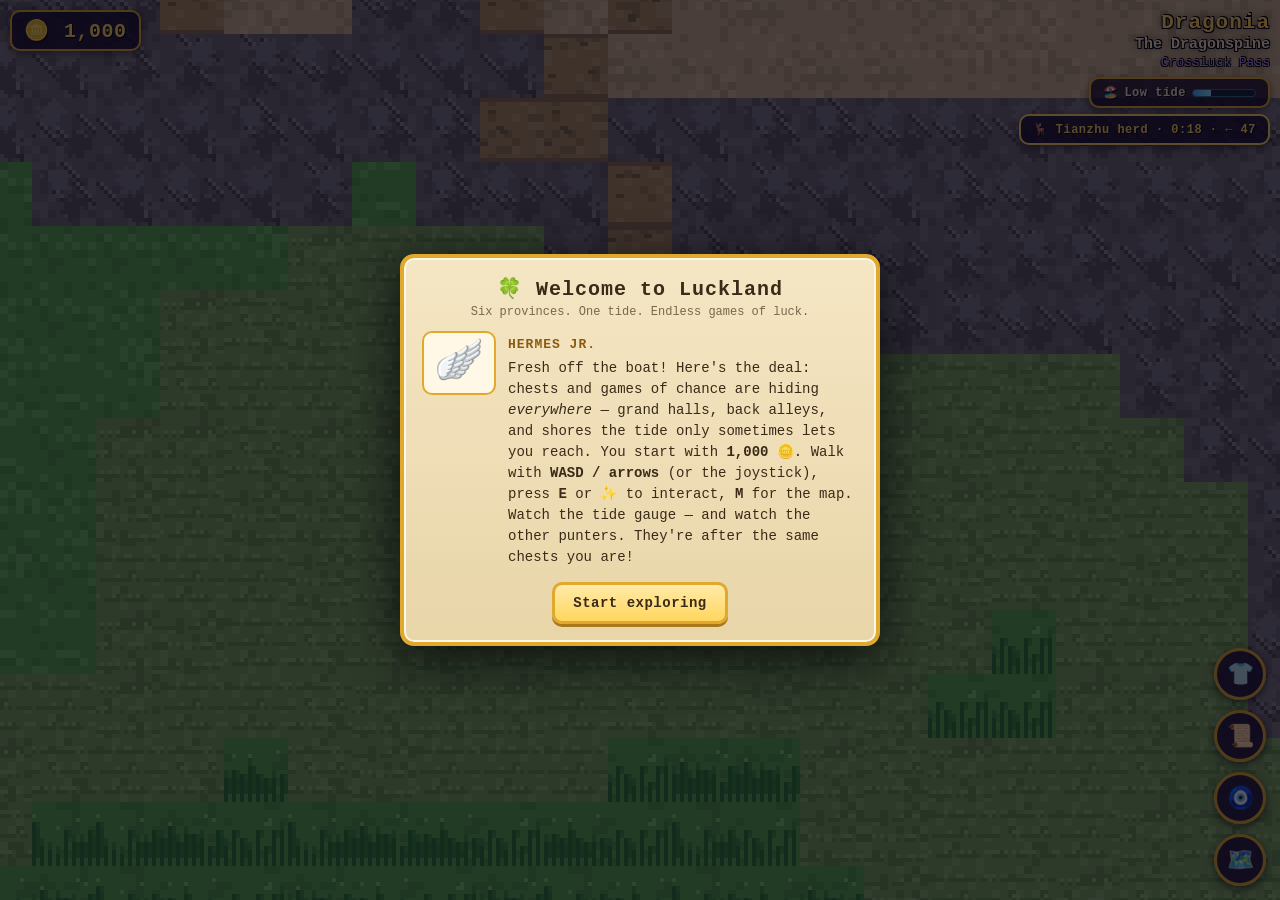
<file: index.html>
<!DOCTYPE html>
<html lang="en">
<head>
  <meta charset="UTF-8" />
  <meta name="viewport" content="width=device-width, initial-scale=1.0, maximum-scale=1.0, user-scalable=no, viewport-fit=cover" />
  <meta name="theme-color" content="#1a1030" />
  <meta name="description" content="Luckland — a whimsical open-world game of luck. Explore six provinces, find hidden treasures, and play games of chance." />
  <meta name="apple-mobile-web-app-capable" content="yes" />
  <meta name="apple-mobile-web-app-status-bar-style" content="black-translucent" />
  <meta name="apple-mobile-web-app-title" content="Luckland" />
  <link rel="manifest" href="manifest.json" />
  <link rel="icon" href="icons/icon.svg" type="image/svg+xml" />
  <link rel="apple-touch-icon" href="icons/icon-192.png" />
  <title>Luckland</title>
  <link rel="stylesheet" href="styles.css" />
</head>
<body>
  <div id="app">
    <canvas id="game"></canvas>
    <div id="fade"></div>

    <!-- HUD overlay -->
    <div id="hud">
      <div id="hud-top-left">
        <div id="balance-chip" class="chip">
          <span class="coin-ico">🪙</span>
          <span id="balance">0</span>
        </div>
        <div id="luck-chip" class="chip hidden">🍀 <span id="luck-label"></span></div>
      </div>
      <div id="hud-top-right">
        <div id="loc-stack">
          <div id="loc-province">Luckland</div>
          <div id="loc-area"></div>
          <div id="loc-spot"></div>
        </div>
        <div id="tide-chip" class="chip"><span id="tide-ico">🌊</span> <span id="tide-label">Tide</span>
          <div id="tide-bar"><div id="tide-fill"></div></div>
        </div>
        <div id="mig-chip" class="chip hidden" title="The Great Migration — tap for the map">🦌 <span id="mig-label"></span></div>
      </div>
      <div id="hud-bottom-right">
        <button id="btn-fit" class="round-btn" title="Wardrobe">👕</button>
        <button id="btn-stats" class="round-btn" title="Stats &amp; Collection">📜</button>
        <button id="btn-dex" class="round-btn" title="Lucklipedia">🧿</button>
        <button id="btn-map" class="round-btn" title="Map">🗺️</button>
        <button id="btn-act" class="round-btn big hidden" title="Interact">✨</button>
      </div>
      <div id="joystick" class="hidden">
        <div id="joystick-base"><div id="joystick-knob"></div></div>
      </div>
      <div id="toasts"></div>
      <div id="hint" class="hidden"></div>
      <div id="area-splash" class="hidden"></div>
    </div>

    <!-- Modal layer (dialogue, games, chests, stats, map) -->
    <div id="modal-layer" class="hidden">
      <div id="modal"></div>
    </div>
  </div>

  <script type="module" src="src/main.js"></script>
</body>
</html>
</file>
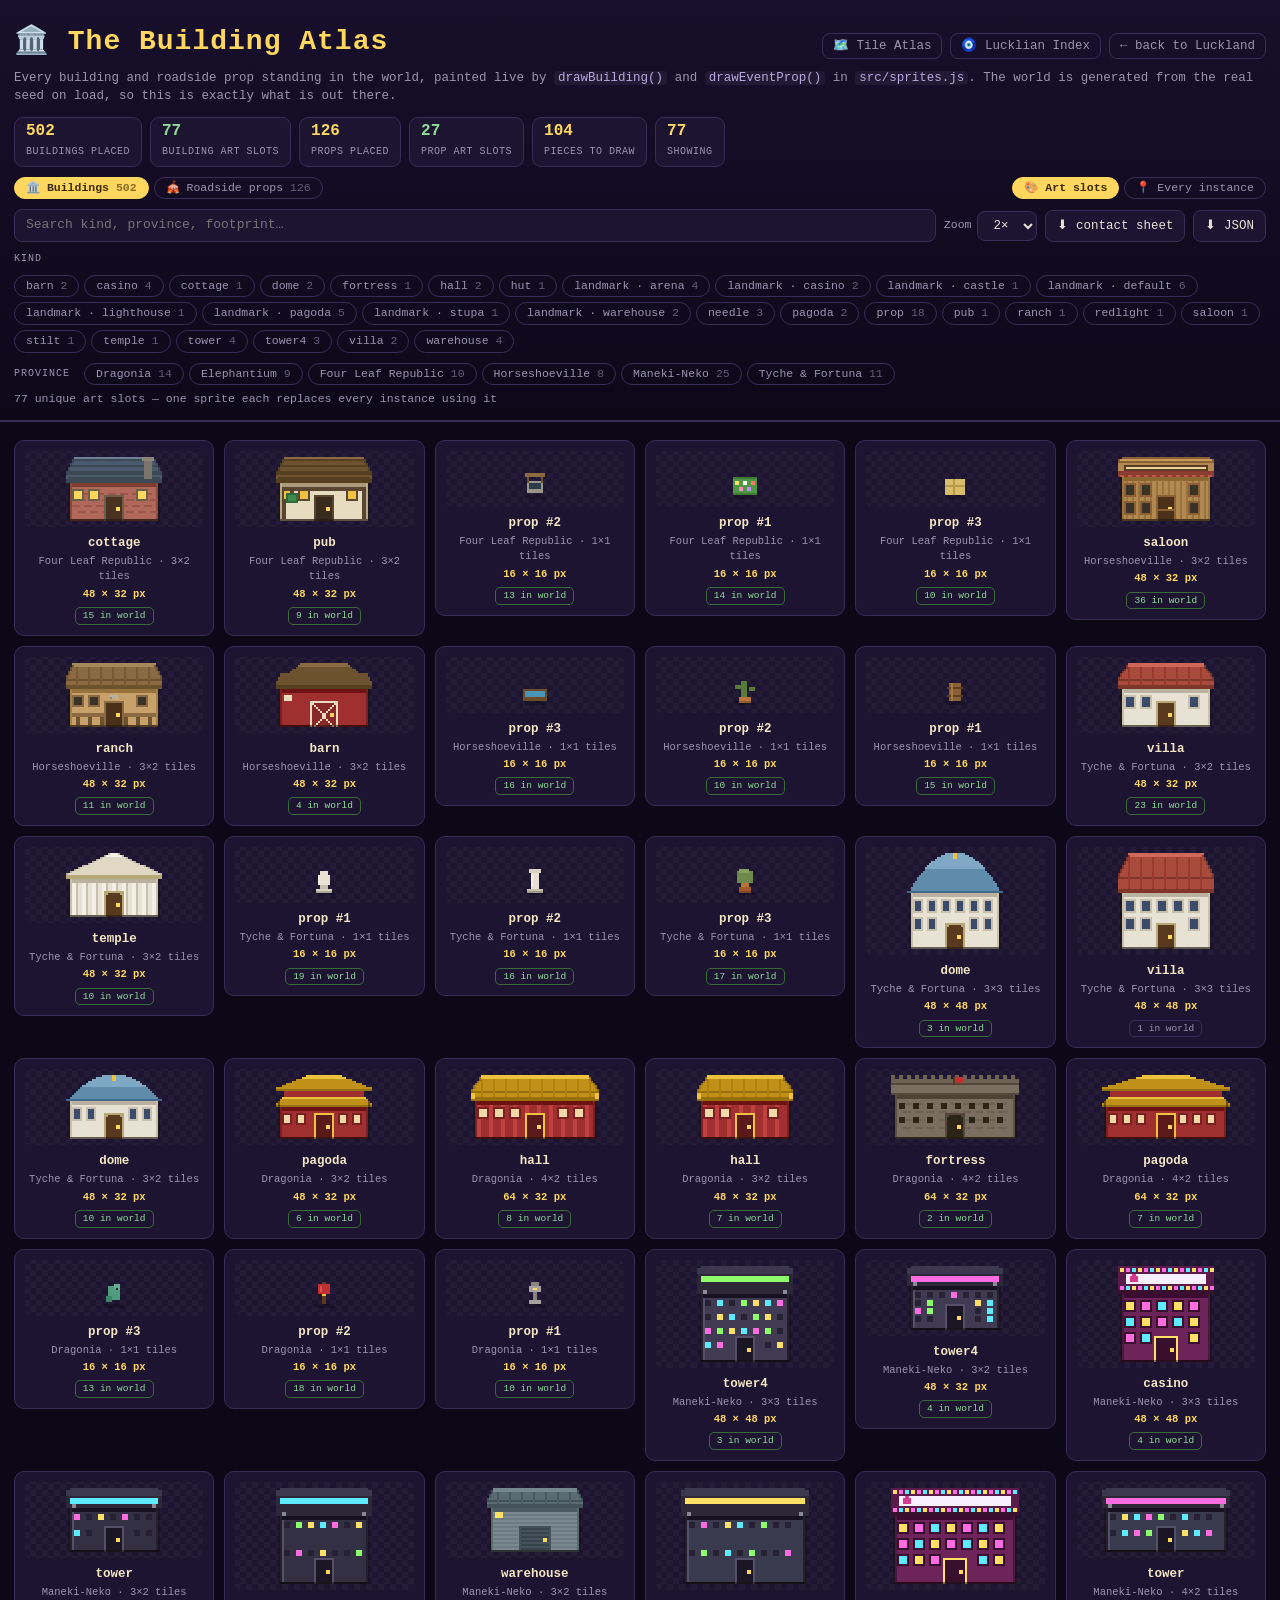
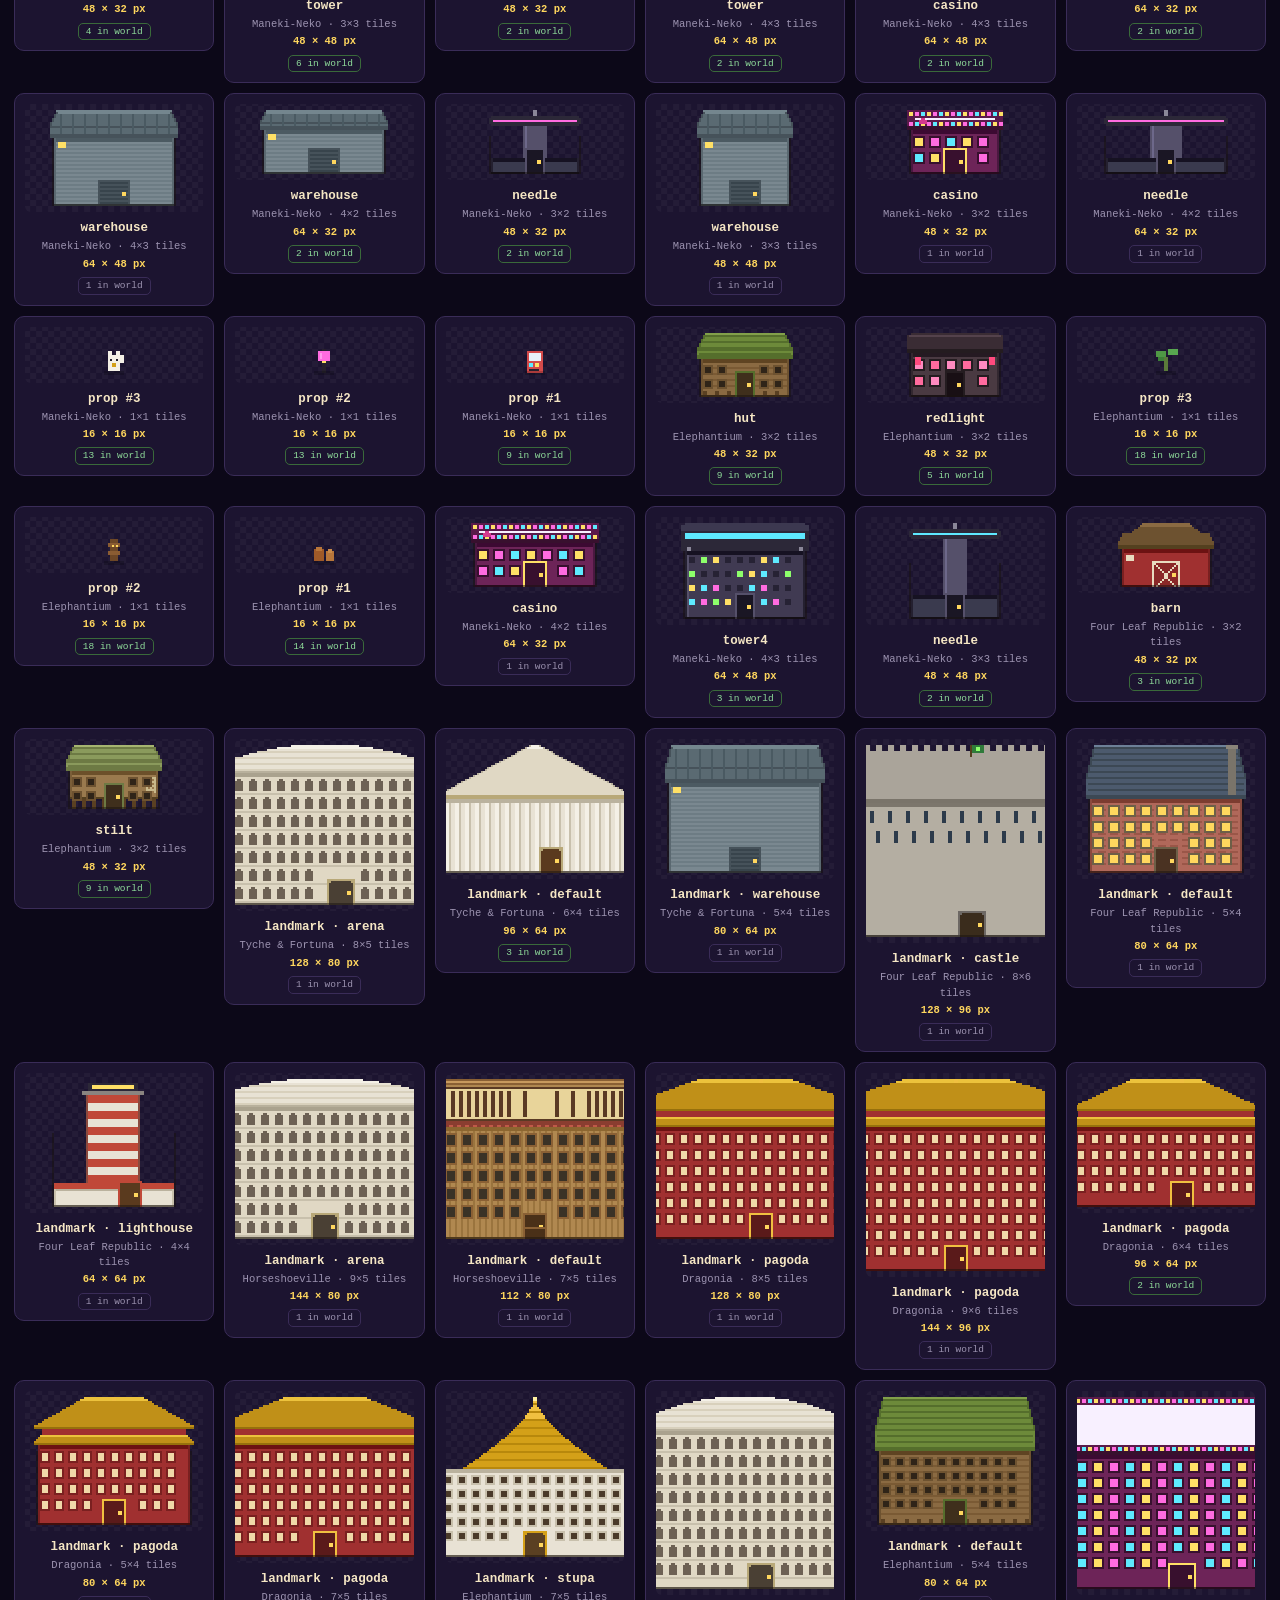
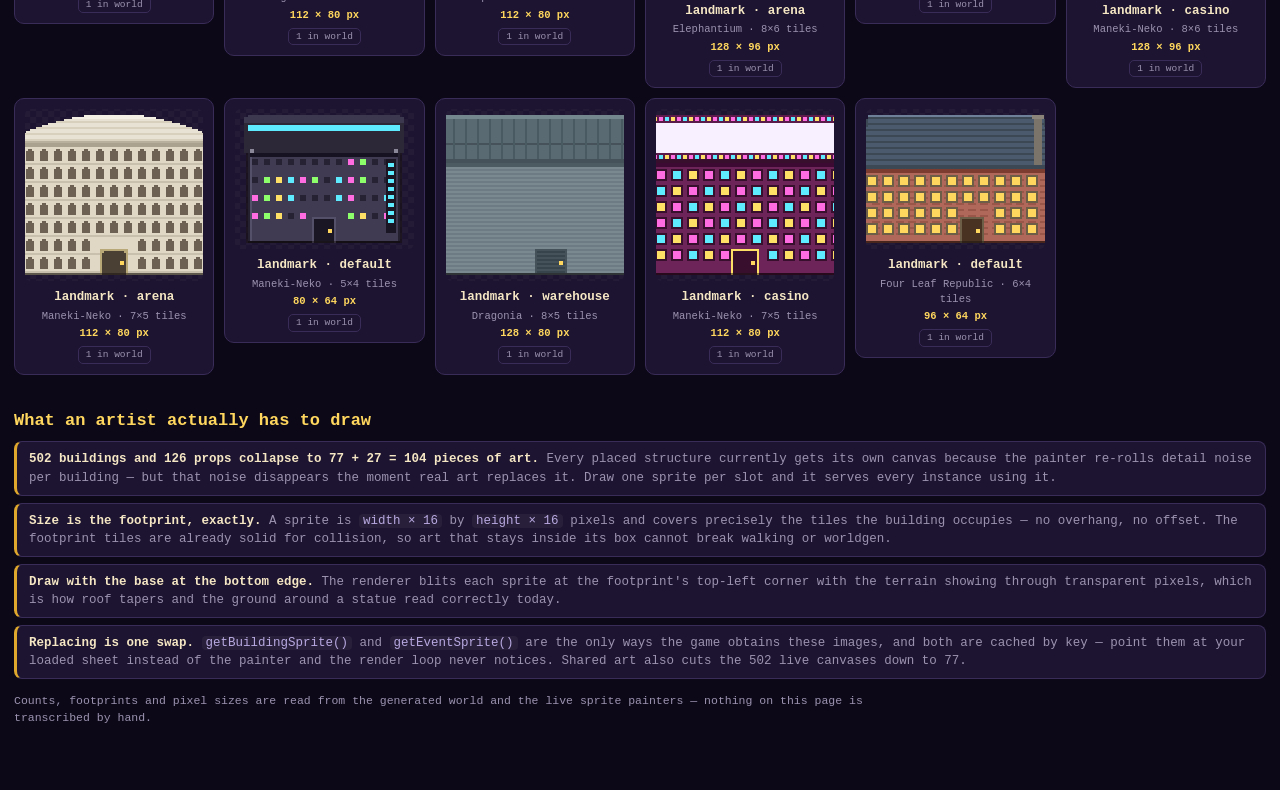
<file: buildingAtlas/index.html>
<!DOCTYPE html>
<html lang="en">
<head>
<meta charset="utf-8">
<meta name="viewport" content="width=device-width, initial-scale=1, viewport-fit=cover">
<title>The Building Atlas — Luckland</title>
<meta name="description" content="Every building and roadside prop in Luckland: sprite, kind, province, footprint and pixel size — generated live from the game's own painters, with the deduplicated art-slot list an artist actually needs to draw.">
<link rel="icon" href="../icons/icon.svg">
<link rel="stylesheet" href="index.css">
</head>
<body>

<header>
  <div class="head-row">
    <h1>🏛️ The Building Atlas</h1>
    <nav>
      <a href="../tileAtlas/">🗺️ Tile Atlas</a>
      <a href="../lucklianIndex/">🧿 Lucklian Index</a>
      <a href="../">← back to Luckland</a>
    </nav>
  </div>
  <p class="sub">
    Every building and roadside prop standing in the world, painted live by
    <code>drawBuilding()</code> and <code>drawEventProp()</code> in <code>src/sprites.js</code>.
    The world is generated from the real seed on load, so this is exactly what is out there.
  </p>
  <div id="summary" class="summary"></div>

  <div class="ctl-row">
    <span class="chips" id="dataset"></span>
    <span class="spacer"></span>
    <span class="chips" id="viewmode"></span>
  </div>
  <div class="ctl-row">
    <input id="q" type="search" placeholder="Search kind, province, footprint…" autocomplete="off">
    <label class="zoomctl">Zoom
      <select id="zoom">
        <option value="1">1×</option>
        <option value="2" selected>2×</option>
        <option value="3">3×</option>
        <option value="4">4×</option>
      </select>
    </label>
    <button id="dl-sheet" class="btn" type="button">⬇ contact sheet</button>
    <button id="dl-json" class="btn" type="button">⬇ JSON</button>
  </div>
  <div class="ctl-row filters"><span class="flabel">Kind</span><span id="f-kind" class="chips"></span></div>
  <div class="ctl-row filters"><span class="flabel">Province</span><span id="f-prov" class="chips"></span></div>
  <div id="count" class="count"></div>
</header>

<main>
  <p id="loading" class="loading">Generating the world…</p>
  <div id="grid" class="grid"></div>
  <p id="empty" class="empty hidden">Nothing matches those filters.</p>
</main>

<footer>
  <section class="swap">
    <h2>What an artist actually has to draw</h2>
    <ul class="rules" id="swap-rules"></ul>
  </section>
  <p class="foot-note">
    Counts, footprints and pixel sizes are read from the generated world and the live
    sprite painters — nothing on this page is transcribed by hand.
  </p>
</footer>

<script type="module" src="index.js"></script>
</body>
</html>
</file>
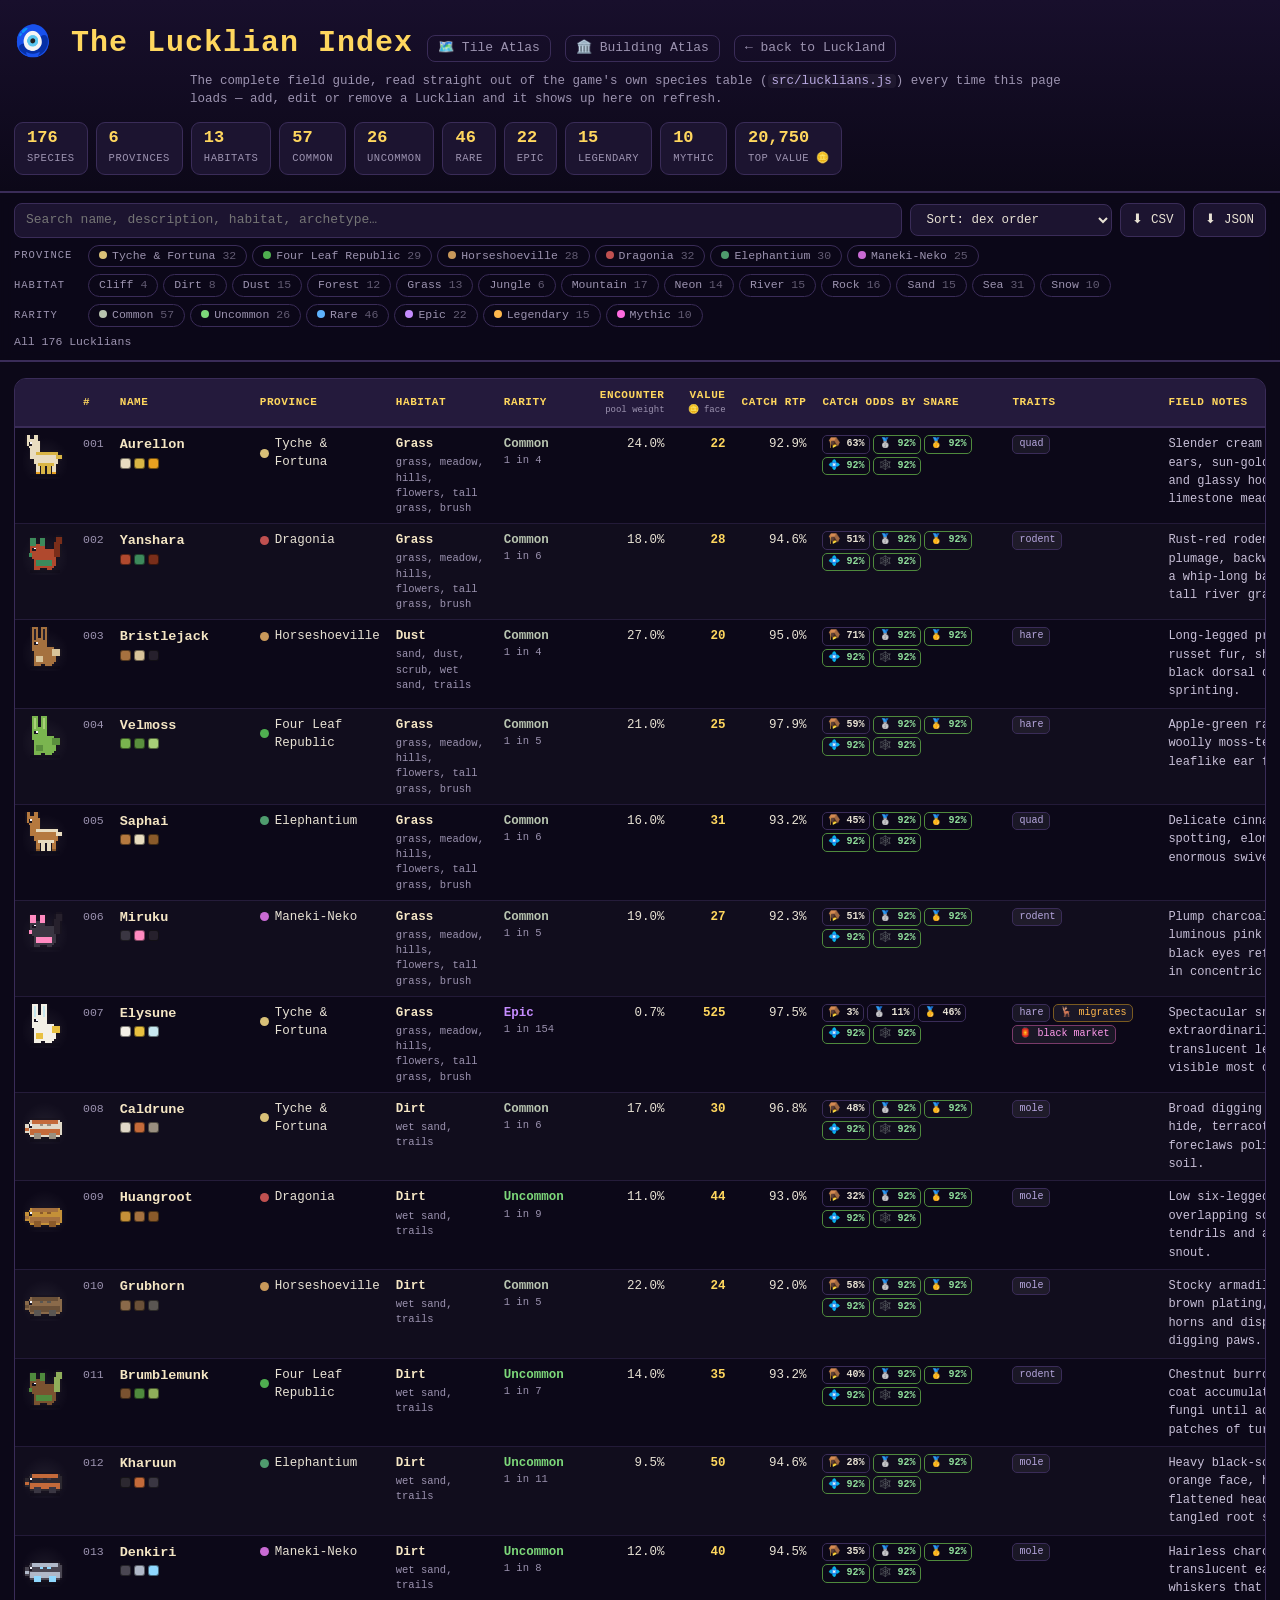
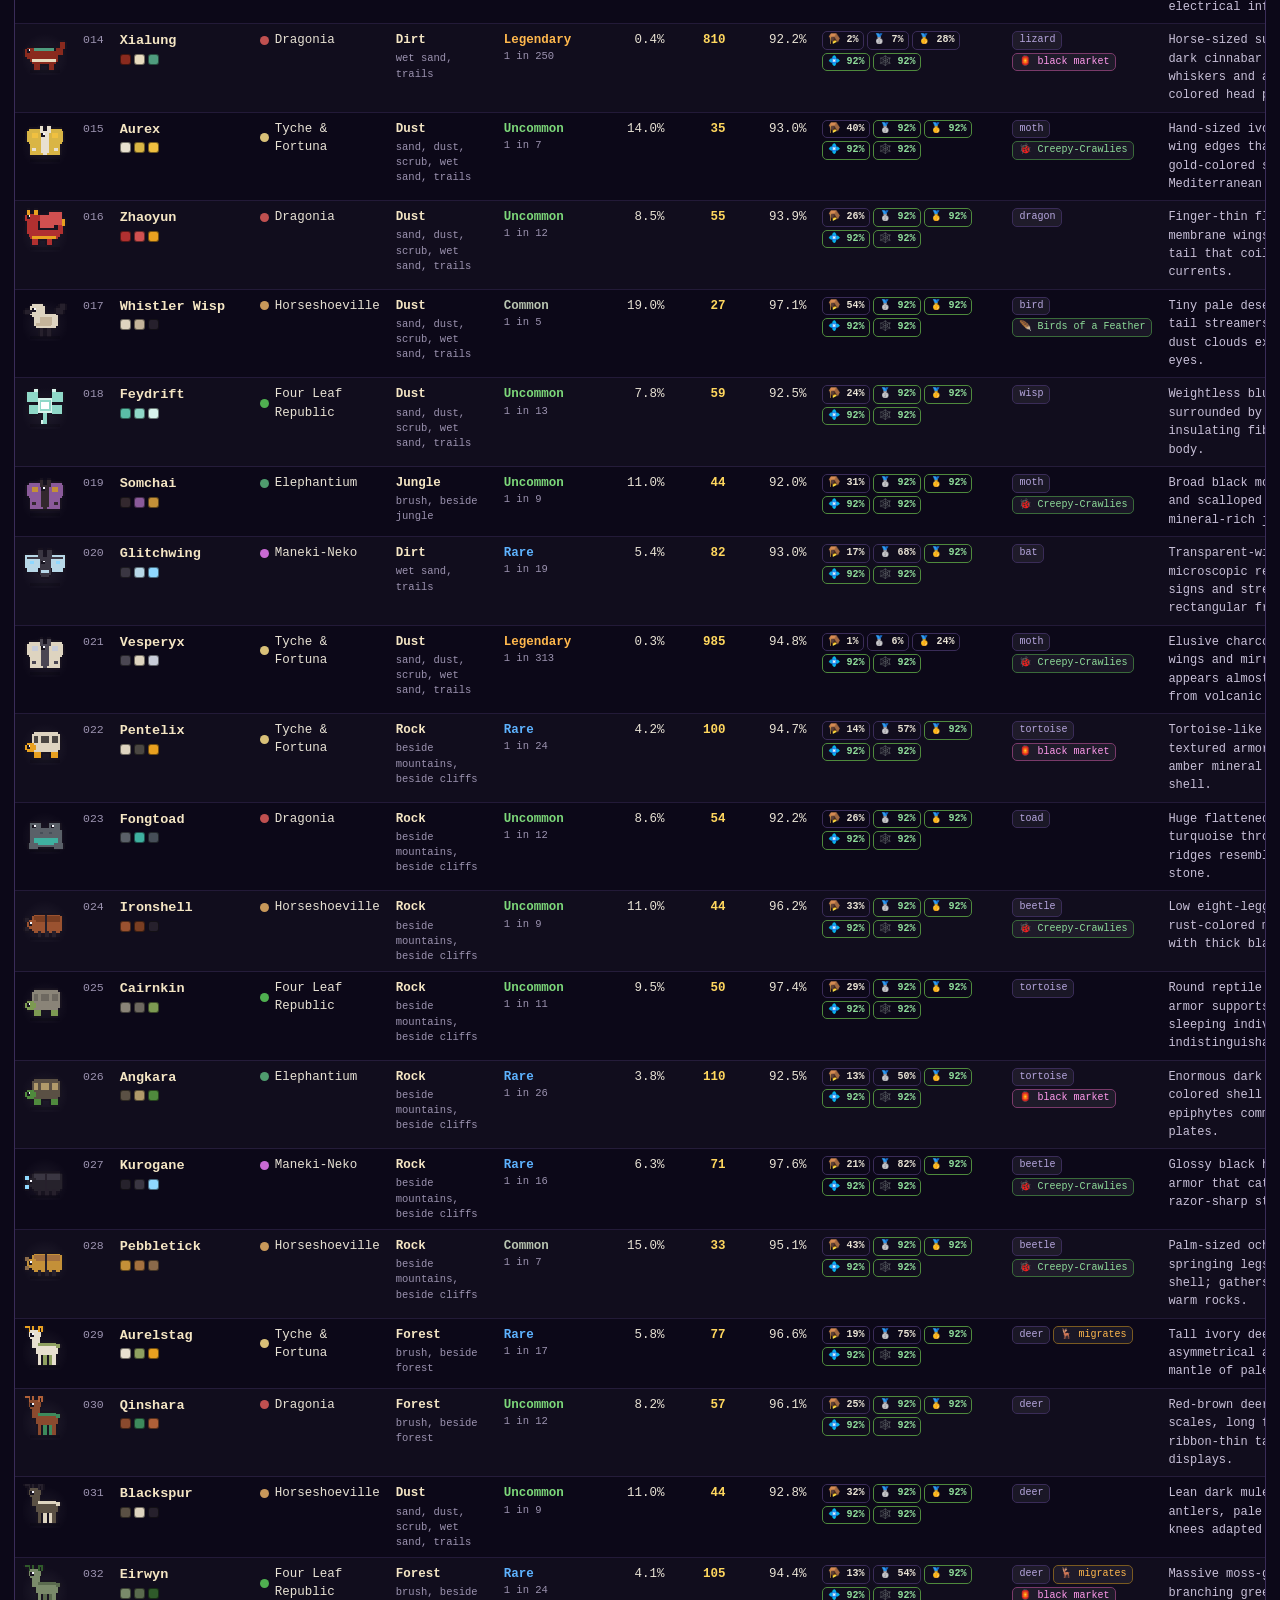
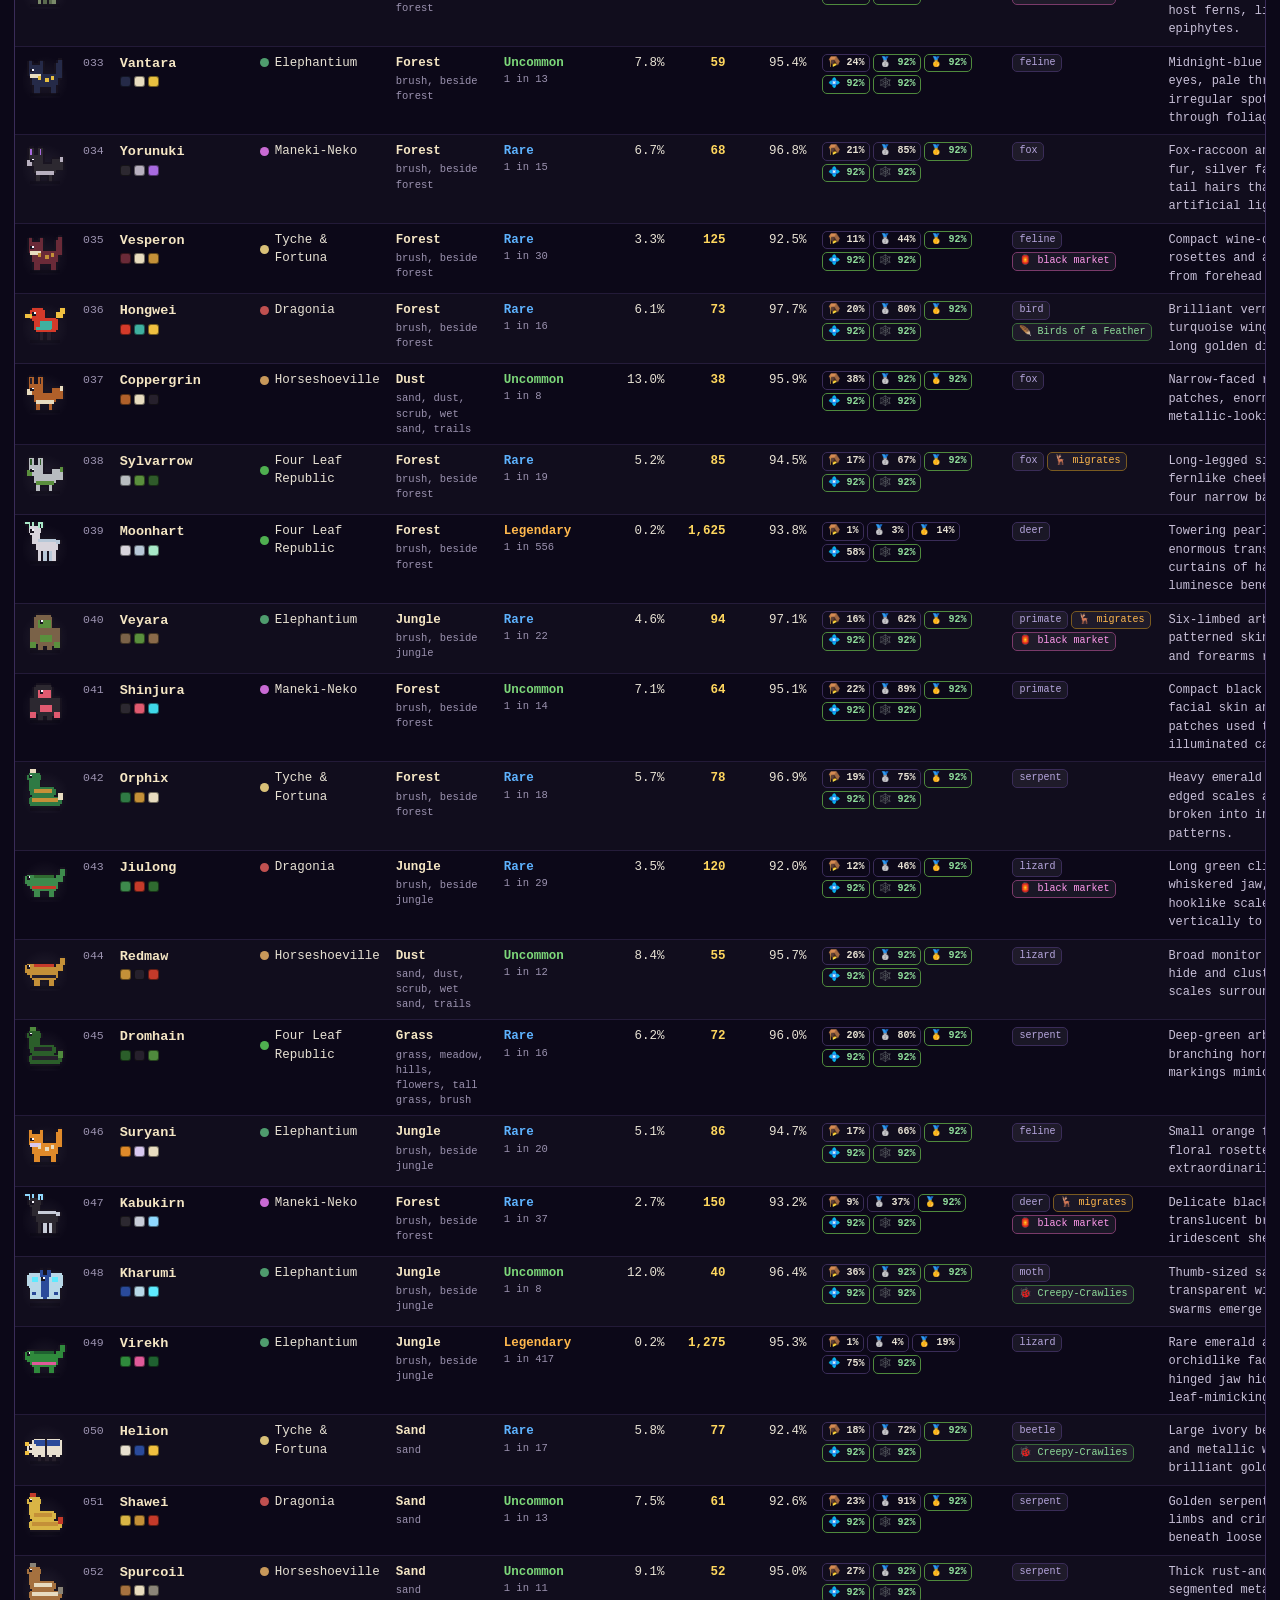
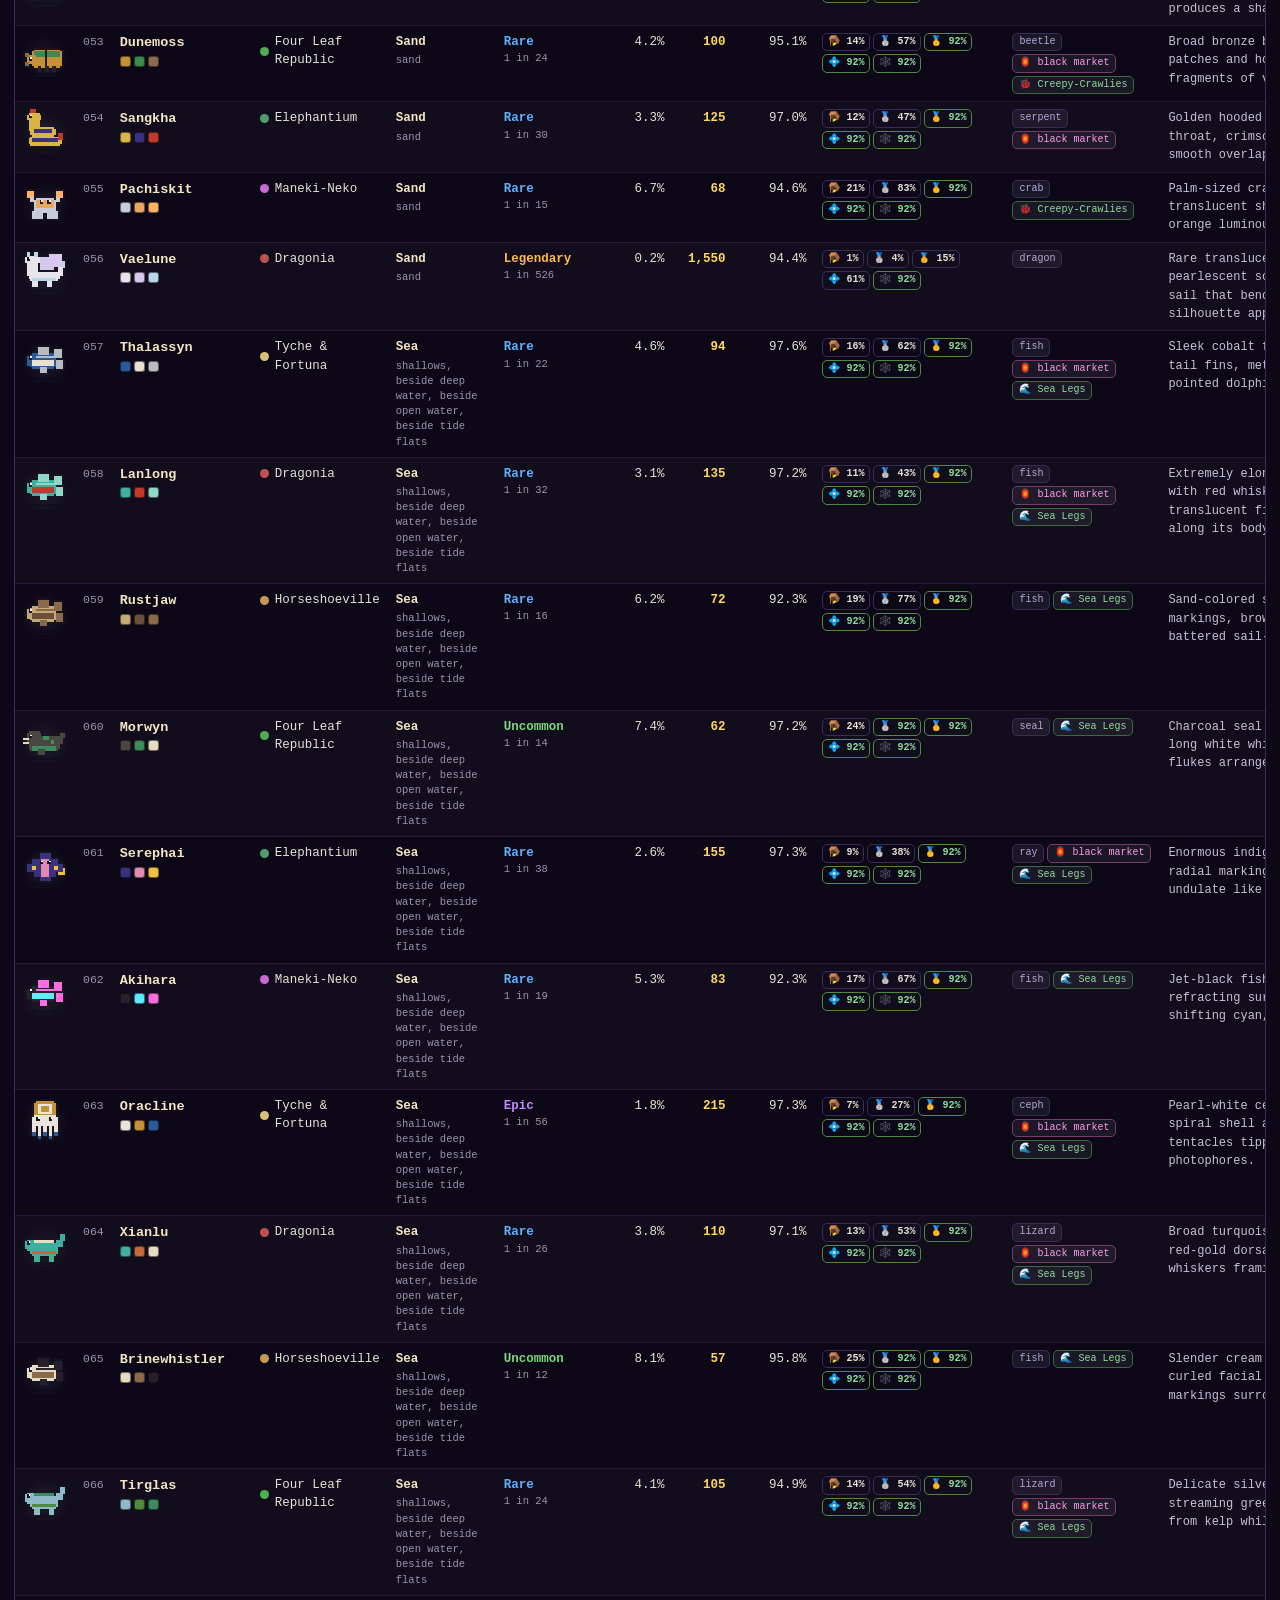
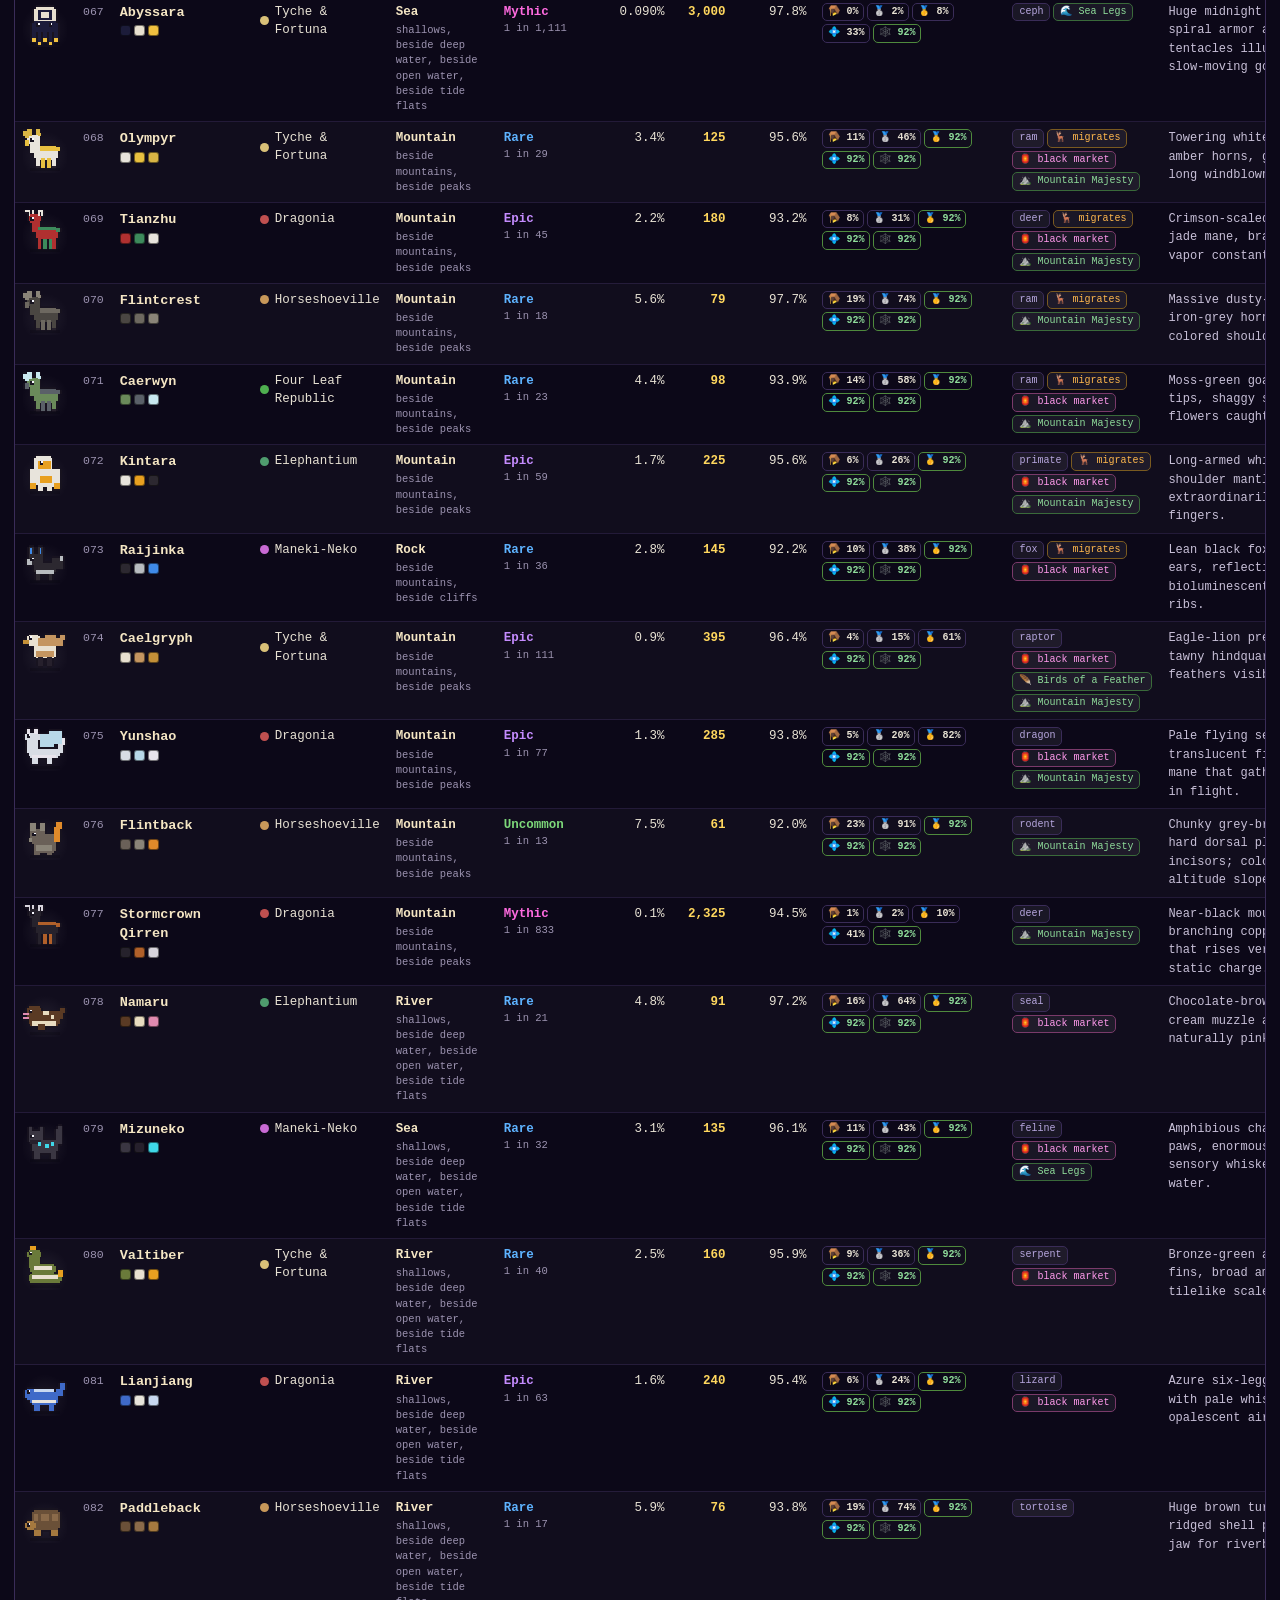
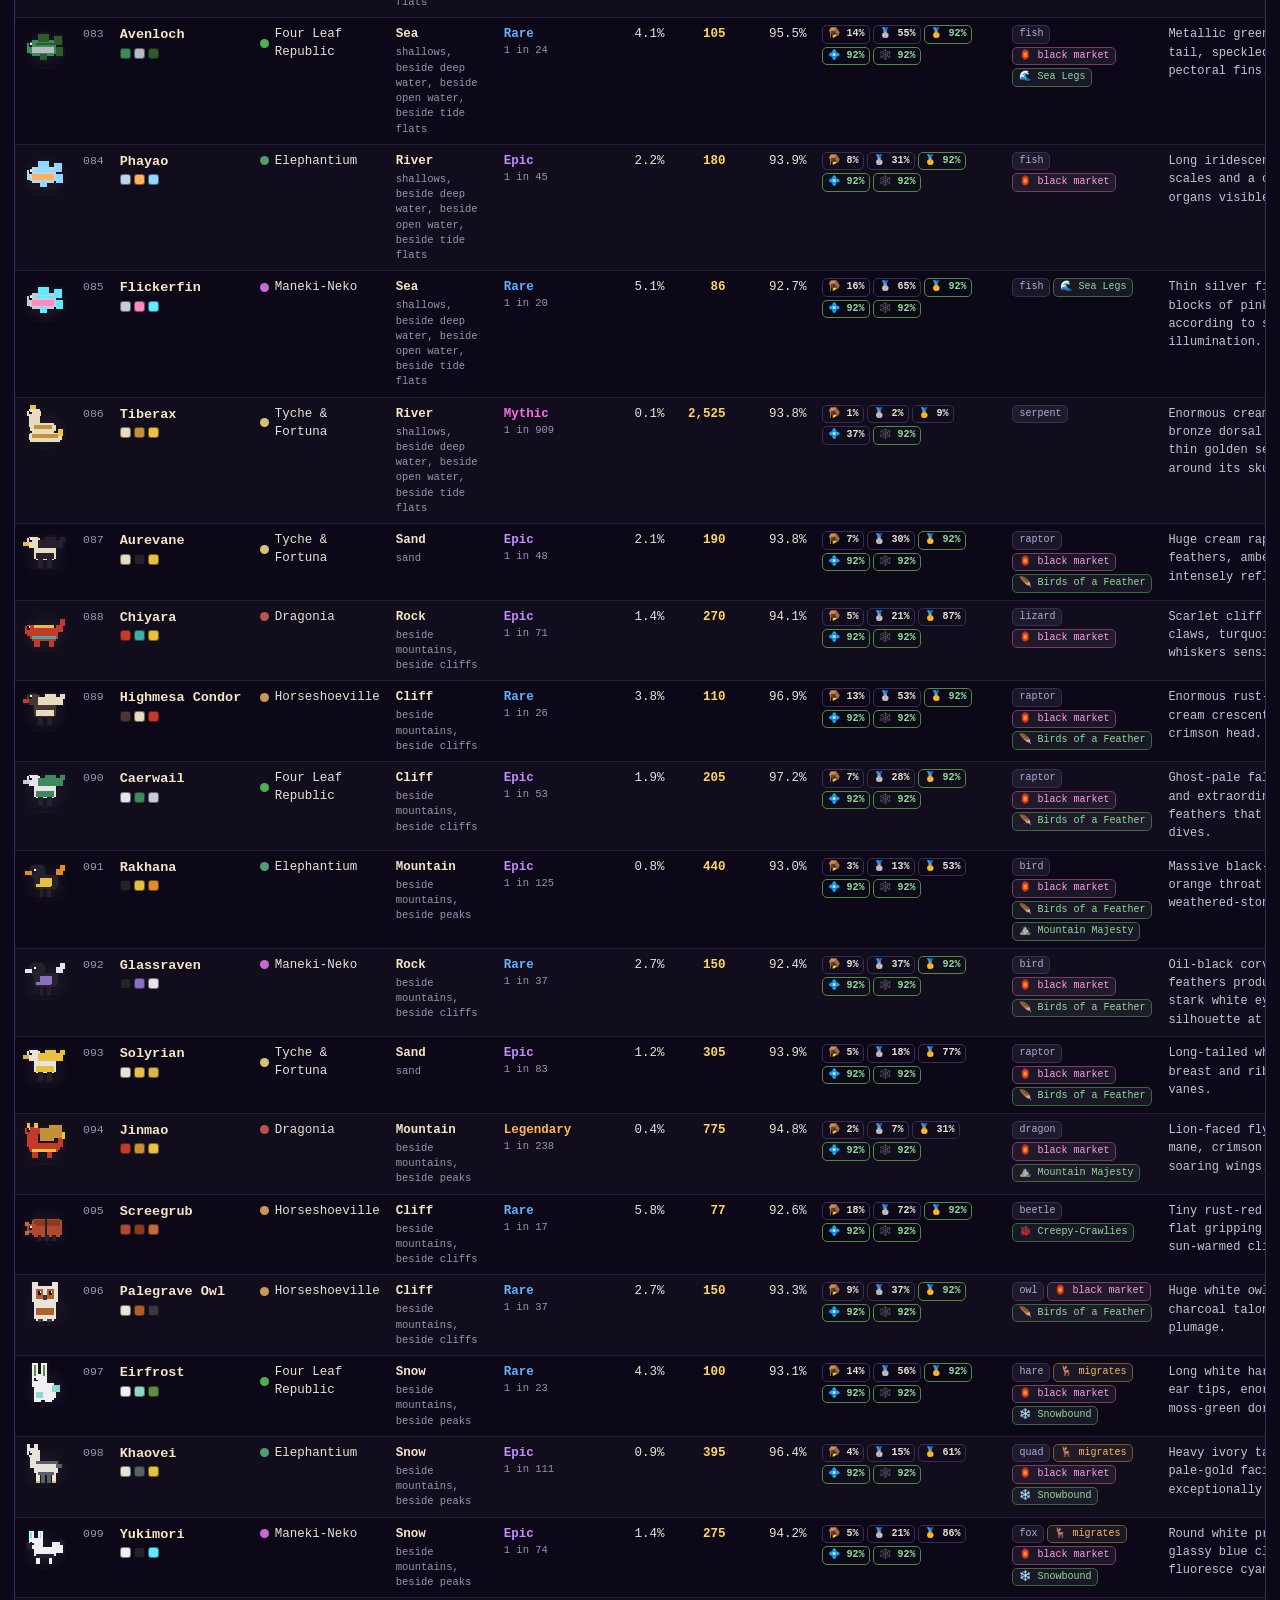
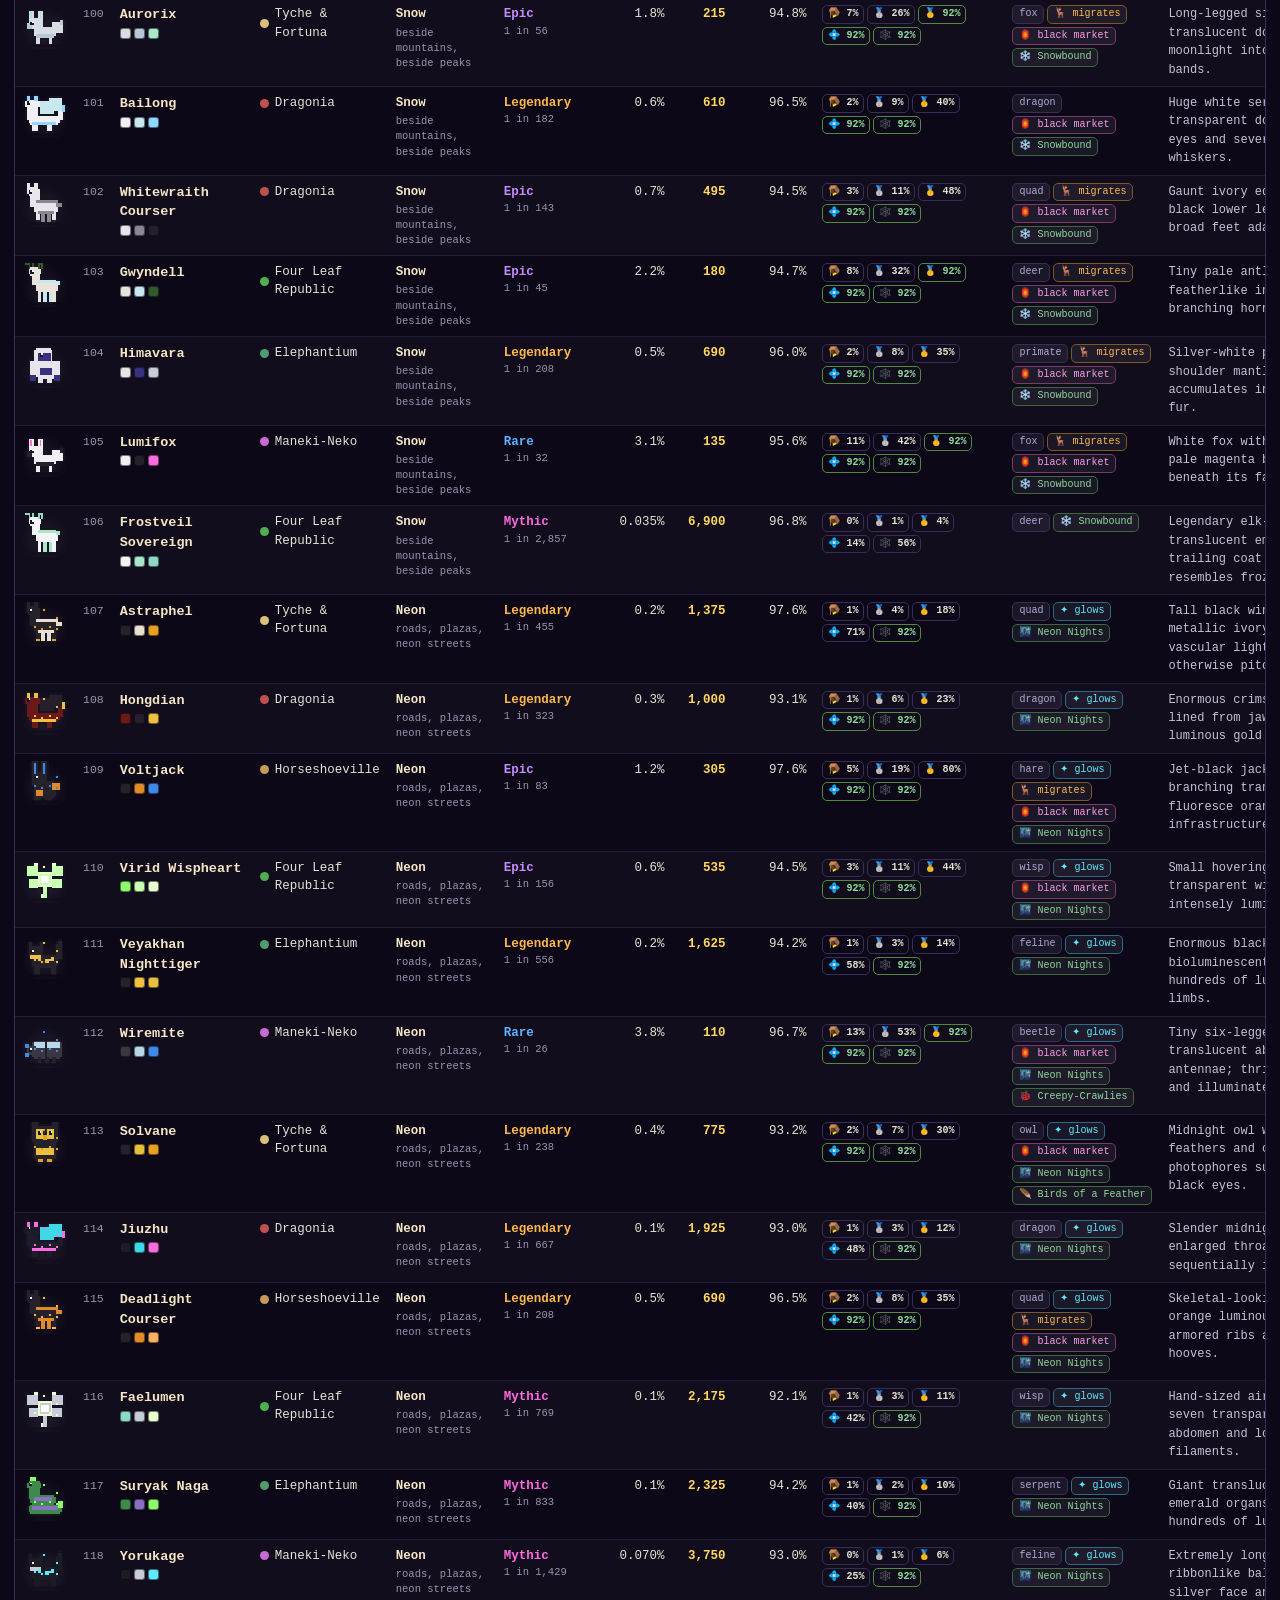
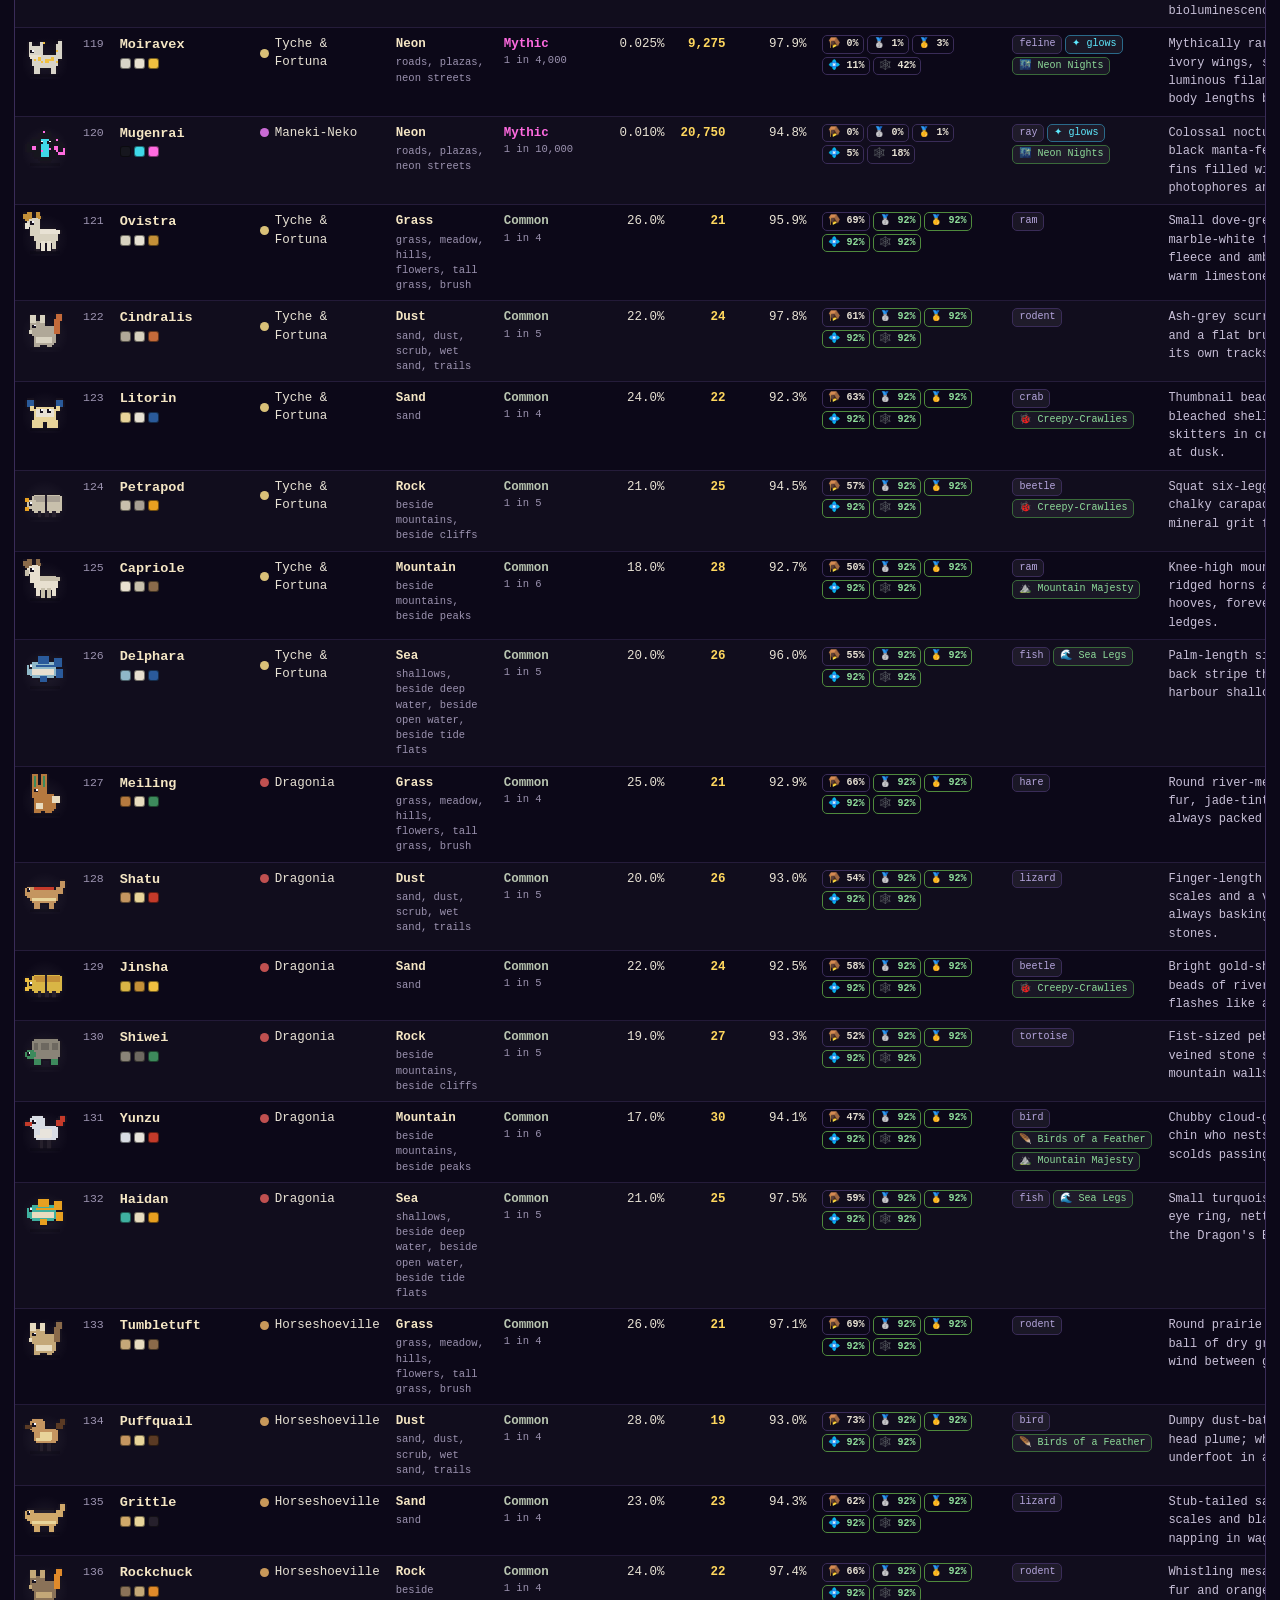
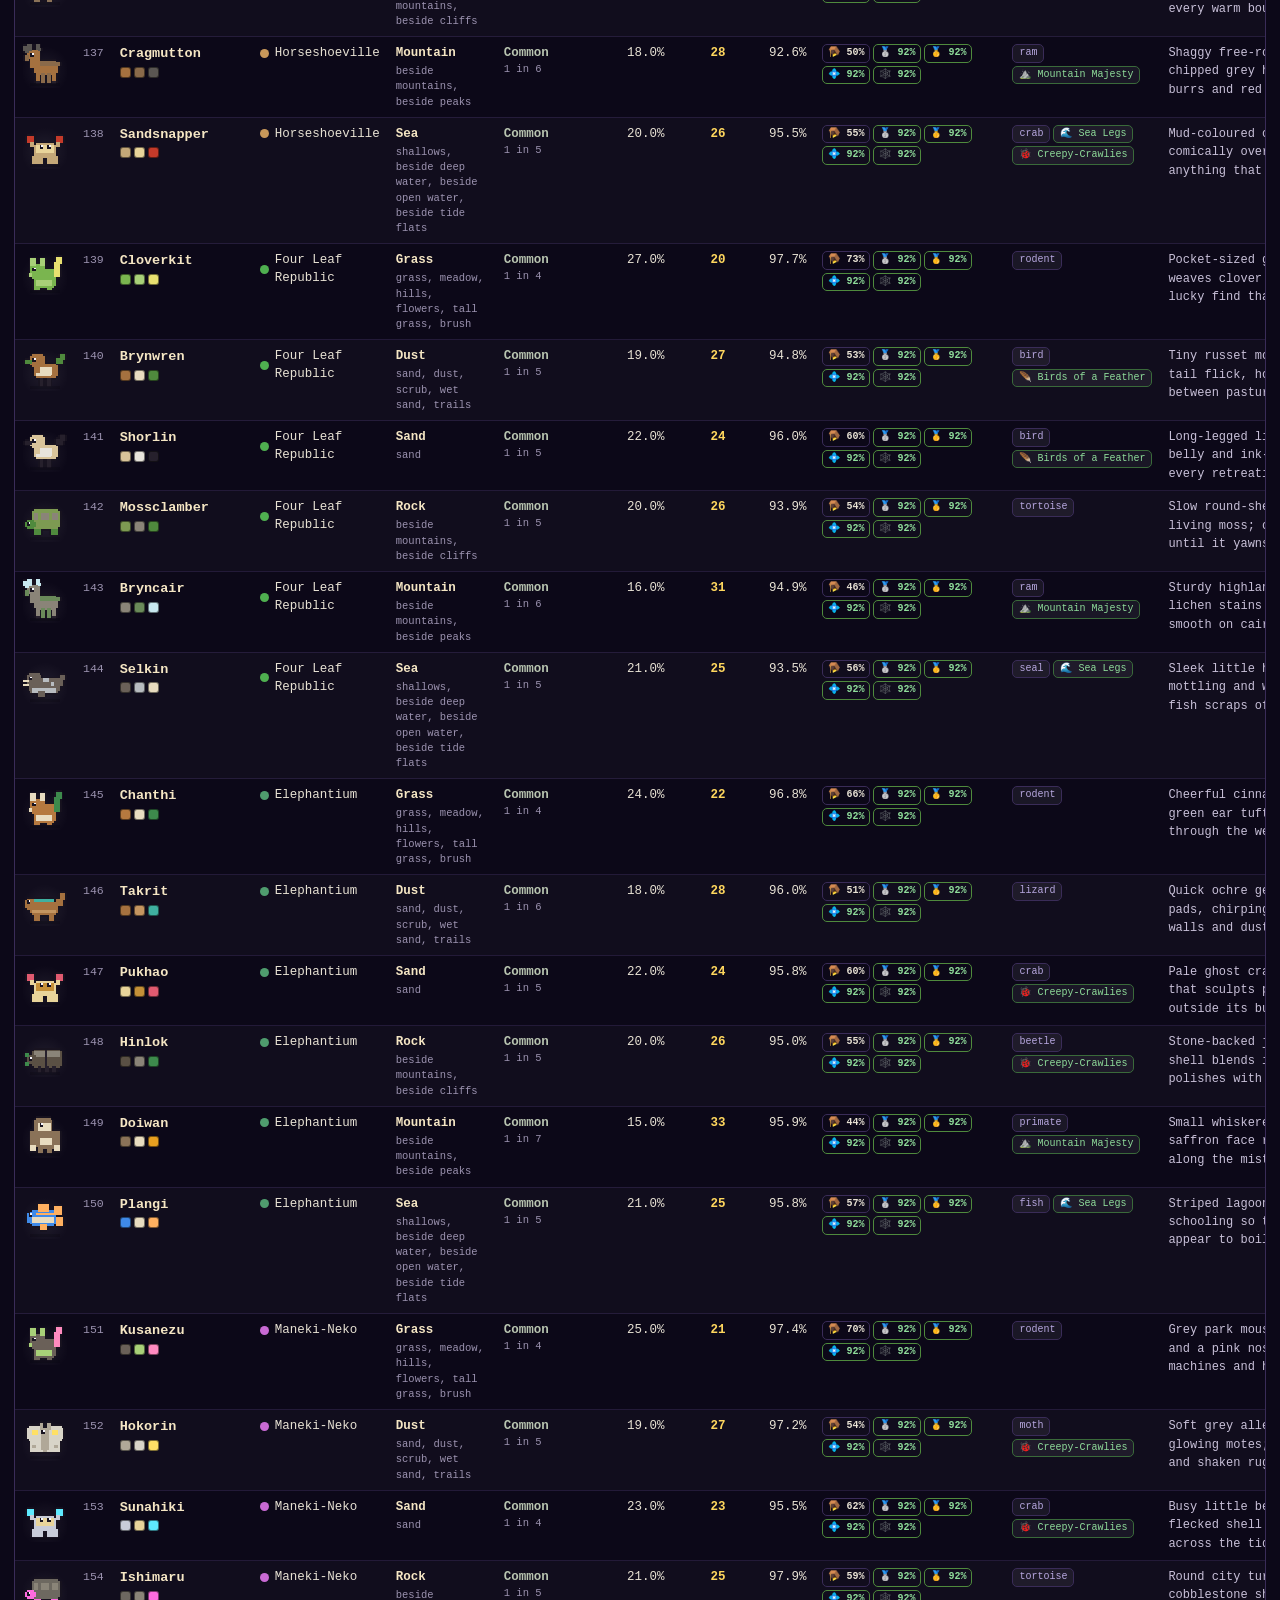
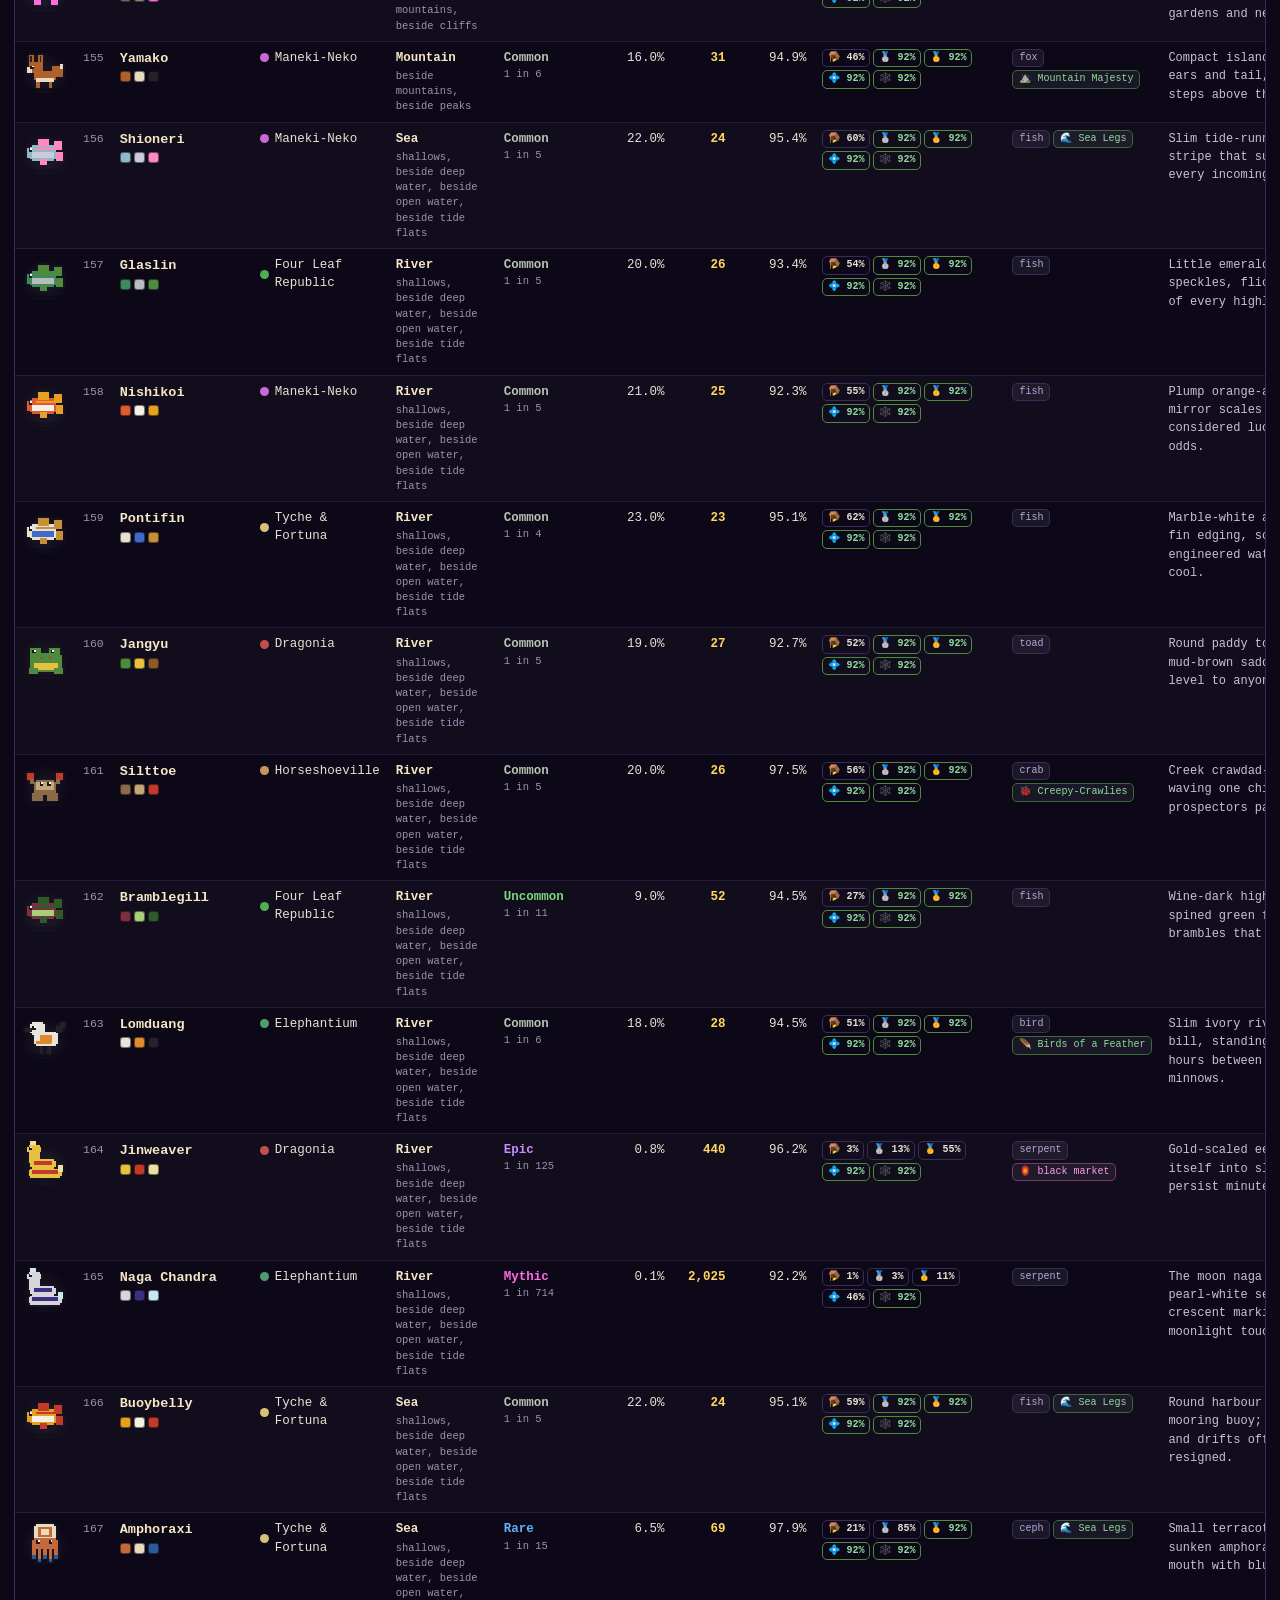
<file: lucklianIndex/index.html>
<!DOCTYPE html>
<html lang="en">
<head>
<meta charset="utf-8">
<meta name="viewport" content="width=device-width, initial-scale=1, viewport-fit=cover">
<title>The Lucklian Index — Luckland</title>
<meta name="description" content="Every Lucklian in Luckland: sprite, province, habitat, rarity, value, catch odds and lore — generated live from the game's own species table.">
<link rel="icon" href="../icons/icon.svg">
<link rel="stylesheet" href="index.css">
</head>
<body>

<header id="top">
  <div class="head-row">
    <h1>🧿 The Lucklian Index</h1>
    <a class="back" href="../tileAtlas/">🗺️ Tile Atlas</a>
    <a class="back" href="../buildingAtlas/">🏛️ Building Atlas</a>
    <a class="back" href="../">← back to Luckland</a>
  </div>
  <p class="sub">
    The complete field guide, read straight out of the game's own species table
    (<code>src/lucklians.js</code>) every time this page loads — add, edit or remove a
    Lucklian and it shows up here on refresh.
  </p>
  <div id="summary" class="summary"></div>
</header>

<div id="controls" class="controls">
  <div class="ctl-row">
    <input id="q" type="search" placeholder="Search name, description, habitat, archetype…" autocomplete="off">
    <select id="sort">
      <option value="id">Sort: dex order</option>
      <option value="name">Sort: name A→Z</option>
      <option value="rare-asc">Sort: rarest first</option>
      <option value="rare-desc">Sort: commonest first</option>
      <option value="value-desc">Sort: most valuable</option>
      <option value="value-asc">Sort: least valuable</option>
      <option value="rtp-desc">Sort: best catch RTP</option>
      <option value="prov">Sort: province</option>
      <option value="type">Sort: habitat</option>
    </select>
    <button id="csv" class="btn" type="button">⬇ CSV</button>
    <button id="json" class="btn" type="button">⬇ JSON</button>
  </div>
  <div class="ctl-row filters">
    <span class="flabel">Province</span><span id="f-prov" class="chips"></span>
  </div>
  <div class="ctl-row filters">
    <span class="flabel">Habitat</span><span id="f-type" class="chips"></span>
  </div>
  <div class="ctl-row filters">
    <span class="flabel">Rarity</span><span id="f-tier" class="chips"></span>
  </div>
  <div id="count" class="count"></div>
</div>

<main>
  <div class="table-wrap">
    <table id="dex">
      <thead>
        <tr>
          <th class="c-spr"></th>
          <th class="c-id">#</th>
          <th class="c-name">Name</th>
          <th class="c-prov">Province</th>
          <th class="c-type">Habitat</th>
          <th class="c-rare">Rarity</th>
          <th class="c-num" title="Weight inside its province + habitat pool — not a flat encounter chance">Encounter<br><span class="th-sub">pool weight</span></th>
          <th class="c-num">Value<br><span class="th-sub">🪙 face</span></th>
          <th class="c-num">Catch RTP</th>
          <th class="c-snare">Catch odds by snare</th>
          <th class="c-traits">Traits</th>
          <th class="c-desc">Field notes</th>
        </tr>
      </thead>
      <tbody id="rows"></tbody>
    </table>
  </div>
  <p id="empty" class="empty hidden">No Lucklian matches those filters.</p>
</main>

<footer>
  <div id="legend" class="legend"></div>
  <p class="foot-note">
    Every number here is computed by the live game code, not copied by hand:
    values from <code>speciesValue(rarity)</code>, per-species catch RTP from
    <code>speciesRtp(id)</code>, snare odds from <code>catchChance()</code>, and the
    habitat/terrain mapping is probed out of <code>habitatTypes()</code> itself.
  </p>
</footer>

<script type="module" src="index.js"></script>
</body>
</html>
</file>
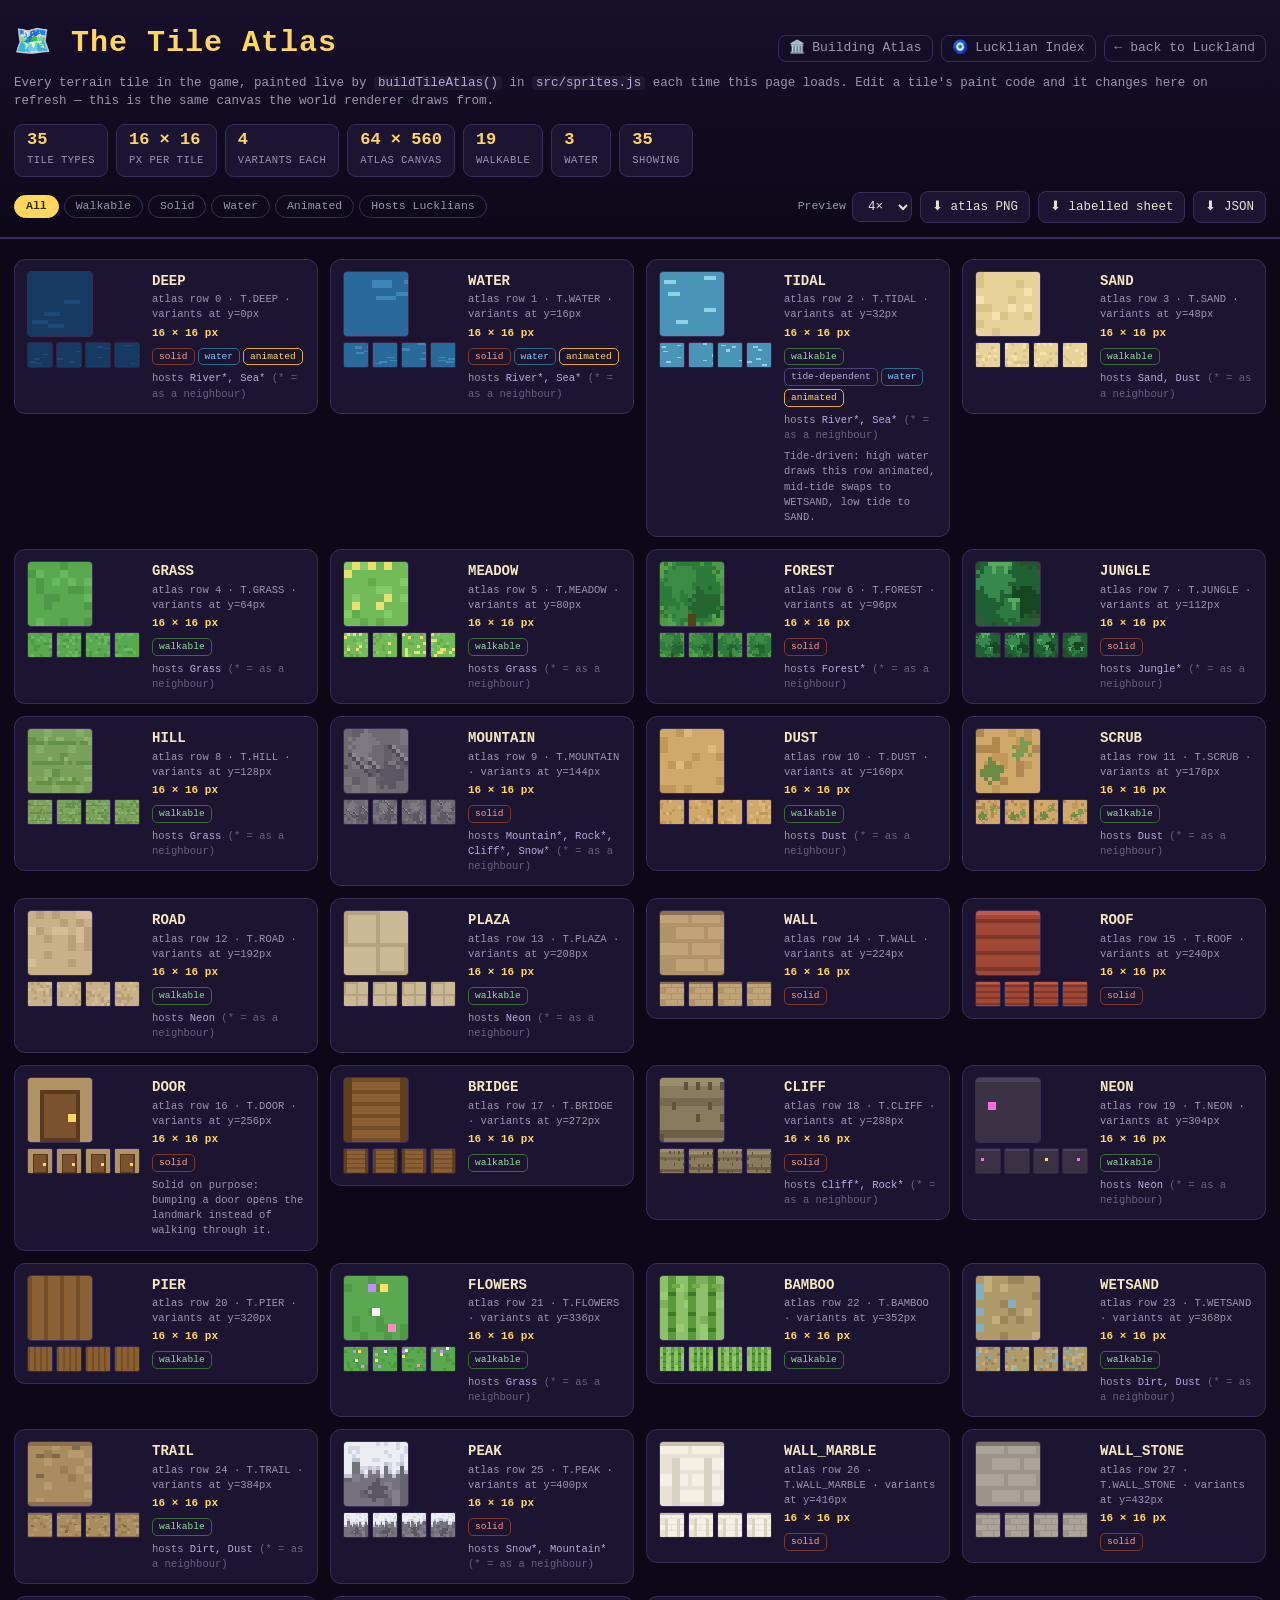
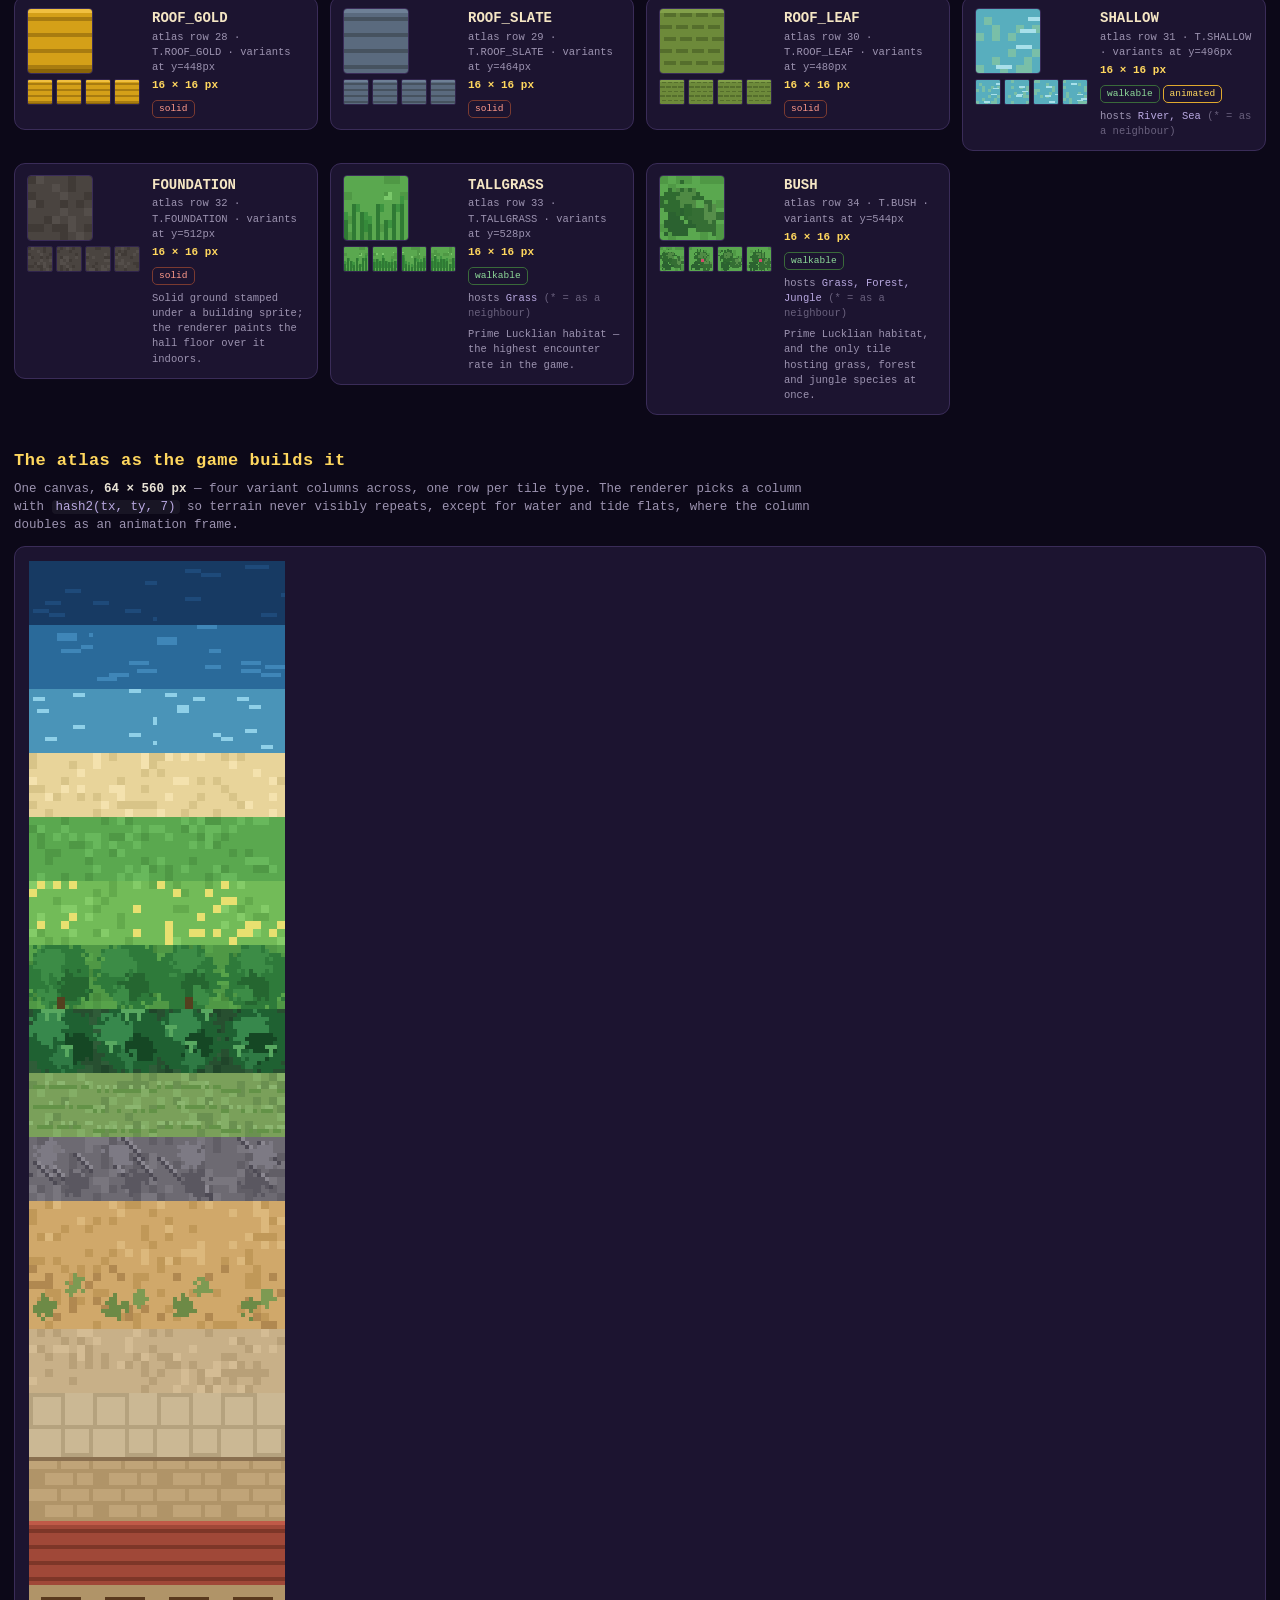
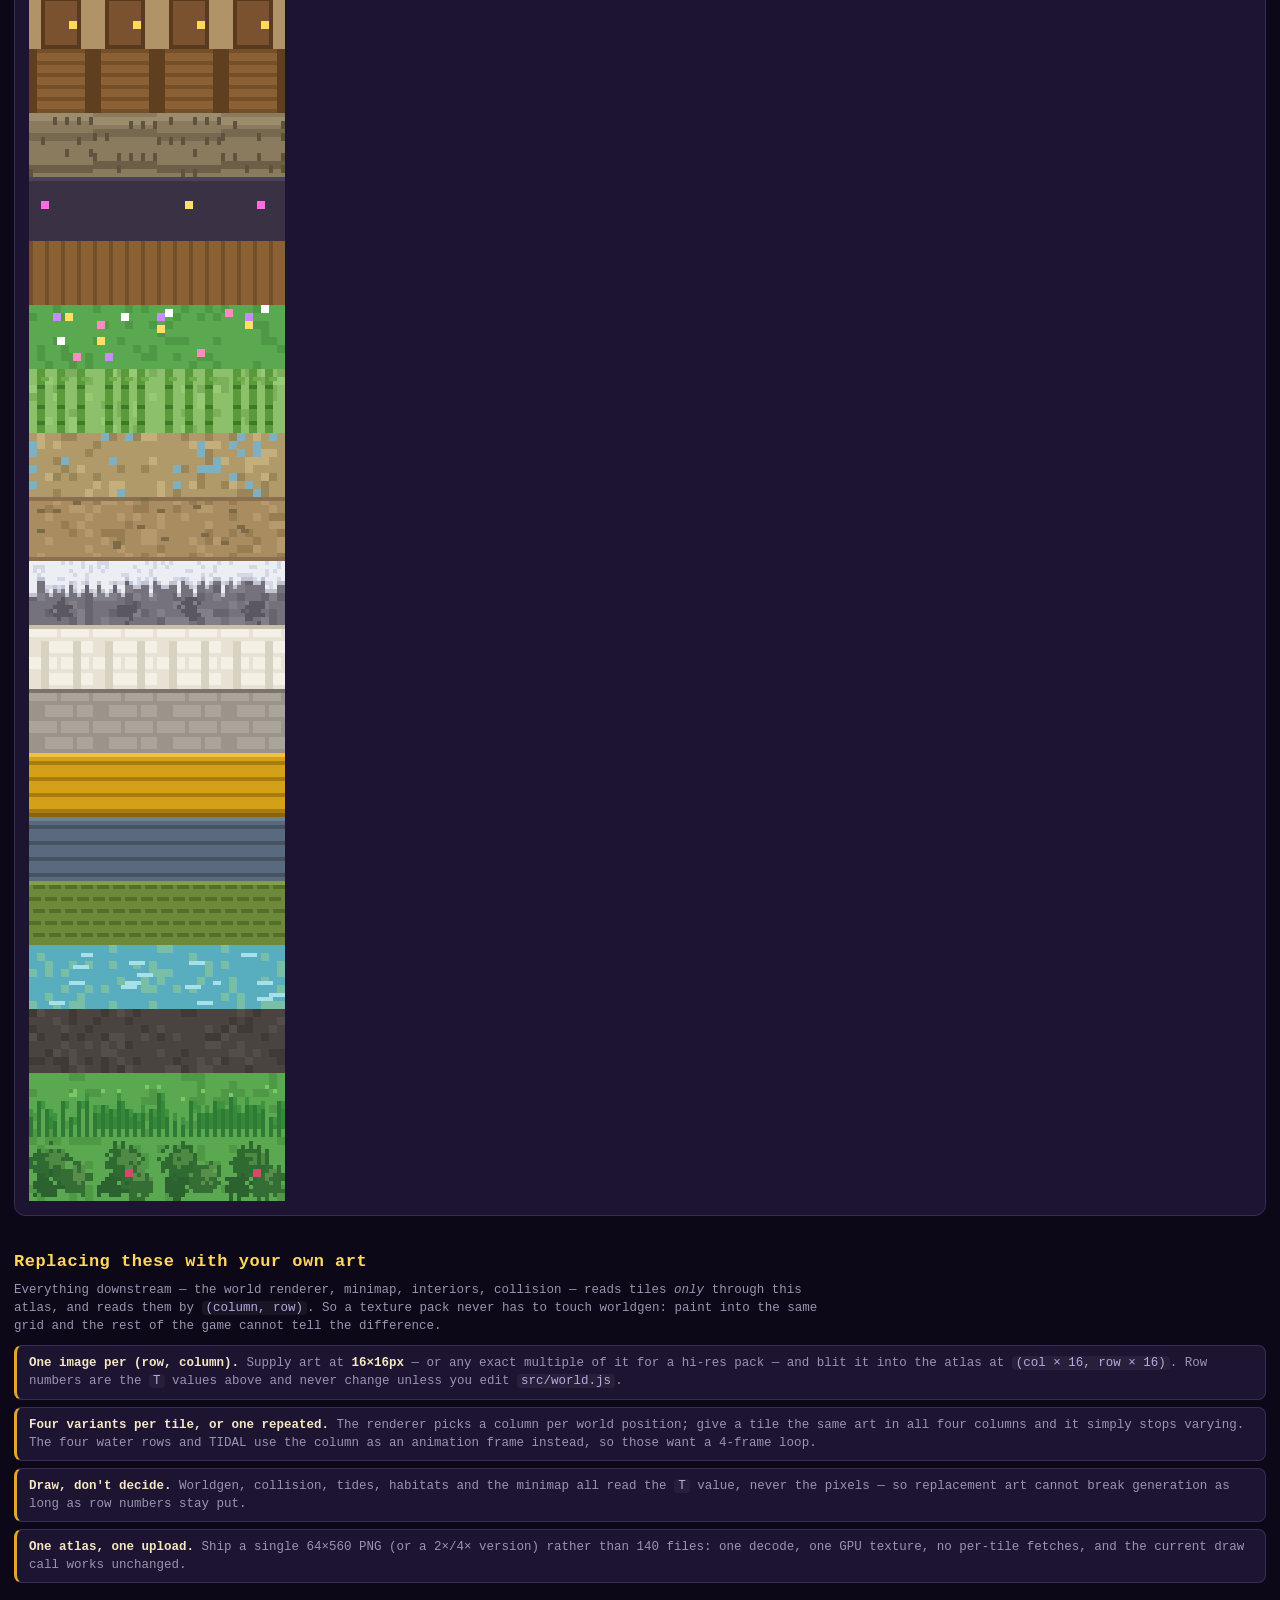
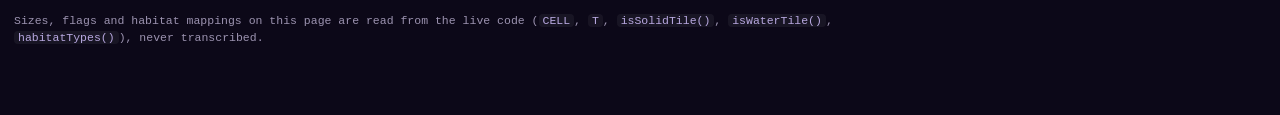
<file: tileAtlas/index.html>
<!DOCTYPE html>
<html lang="en">
<head>
<meta charset="utf-8">
<meta name="viewport" content="width=device-width, initial-scale=1, viewport-fit=cover">
<title>The Tile Atlas — Luckland</title>
<meta name="description" content="Every terrain tile in Luckland: name, atlas row, size, all four variants, movement rules and the habitats it hosts — generated live from the game's own tile painter.">
<link rel="icon" href="../icons/icon.svg">
<link rel="stylesheet" href="index.css">
</head>
<body>

<header>
  <div class="head-row">
    <h1>🗺️ The Tile Atlas</h1>
    <nav>
      <a href="../buildingAtlas/">🏛️ Building Atlas</a>
      <a href="../lucklianIndex/">🧿 Lucklian Index</a>
      <a href="../">← back to Luckland</a>
    </nav>
  </div>
  <p class="sub">
    Every terrain tile in the game, painted live by <code>buildTileAtlas()</code> in
    <code>src/sprites.js</code> each time this page loads. Edit a tile's paint code and it
    changes here on refresh — this is the same canvas the world renderer draws from.
  </p>
  <div id="summary" class="summary"></div>
  <div class="ctl-row">
    <span id="filters" class="chips"></span>
    <span class="spacer"></span>
    <label class="zoomctl">Preview
      <select id="zoom">
        <option value="3">3×</option>
        <option value="4" selected>4×</option>
        <option value="6">6×</option>
        <option value="8">8×</option>
      </select>
    </label>
    <button id="dl-atlas" class="btn" type="button">⬇ atlas PNG</button>
    <button id="dl-sheet" class="btn" type="button">⬇ labelled sheet</button>
    <button id="dl-json" class="btn" type="button">⬇ JSON</button>
  </div>
</header>

<main>
  <div id="grid" class="grid"></div>

  <section class="atlas-section">
    <h2>The atlas as the game builds it</h2>
    <p class="note">
      One canvas, <b id="atlas-dims"></b> — four variant columns across, one row per tile
      type. The renderer picks a column with <code>hash2(tx, ty, 7)</code> so terrain never
      visibly repeats, except for water and tide flats, where the column doubles as an
      animation frame.
    </p>
    <div class="atlas-wrap"><canvas id="atlas-view"></canvas></div>
  </section>

  <section class="swap">
    <h2>Replacing these with your own art</h2>
    <p class="note">
      Everything downstream — the world renderer, minimap, interiors, collision — reads
      tiles <em>only</em> through this atlas, and reads them by
      <code>(column, row)</code>. So a texture pack never has to touch worldgen: paint into
      the same grid and the rest of the game cannot tell the difference.
    </p>
    <ul class="rules" id="swap-rules"></ul>
  </section>
</main>

<footer>
  <p class="foot-note">
    Sizes, flags and habitat mappings on this page are read from the live code
    (<code>CELL</code>, <code>T</code>, <code>isSolidTile()</code>,
    <code>isWaterTile()</code>, <code>habitatTypes()</code>), never transcribed.
  </p>
</footer>

<script type="module" src="index.js"></script>
</body>
</html>
</file>
<file: styles.css>
/* ============================================================
   Luckland — UI styles
   Retro handheld-adventure vibe: chunky pixels, warm parchment
   panels, glowing chips. Works on mobile + desktop.
   ============================================================ */

:root {
  --panel: #2a1d3f;
  --panel-2: #1a1030;
  --parchment: #f5e6c4;
  --parchment-2: #e8d5a8;
  --ink: #3a2a18;
  --gold: #ffd75e;          /* bright gold — for DARK panels only */
  --gold-2: #e0a92e;
  --gold-ink: #8a5a06;      /* readable gold on the light parchment HUD */
  --green: #6fdc6f;
  --red: #ff7a6b;
  --accent: #b48cff;
  --font-pixel: "Courier New", ui-monospace, monospace;
}

* { margin: 0; padding: 0; box-sizing: border-box; }

html, body {
  height: 100%;
  overflow: hidden;
  background: #0c0818;
  font-family: var(--font-pixel);
  -webkit-user-select: none;
  user-select: none;
  -webkit-tap-highlight-color: transparent;
  touch-action: none;
  overscroll-behavior: none;
}

#app { position: fixed; inset: 0; }

#game {
  position: absolute;
  inset: 0;
  width: 100%;
  height: 100%;
  image-rendering: pixelated;
  image-rendering: crisp-edges;
}

/* ---------------- HUD ---------------- */

#hud { position: absolute; inset: 0; pointer-events: none; }
#hud > * { pointer-events: auto; }

.hidden { display: none !important; }

.chip {
  background: rgba(20, 12, 40, 0.82);
  border: 2px solid var(--gold-2);
  border-radius: 10px;
  color: var(--parchment);
  padding: 6px 12px;
  font-weight: bold;
  font-size: 16px;
  letter-spacing: 0.5px;
  box-shadow: 0 2px 8px rgba(0,0,0,0.5);
  text-shadow: 1px 1px 0 #000;
}

#hud-top-left {
  position: absolute;
  top: max(10px, env(safe-area-inset-top));
  left: max(10px, env(safe-area-inset-left));
  display: flex; flex-direction: column; gap: 6px;
  align-items: flex-start;
}

#balance-chip { font-size: 20px; color: var(--gold); }
#balance-chip .coin-ico { margin-right: 2px; }
#balance.bump { animation: bump 0.35s ease; display: inline-block; }
@keyframes bump { 0%{transform:scale(1)} 40%{transform:scale(1.35)} 100%{transform:scale(1)} }

#luck-chip { color: var(--green); font-size: 13px; border-color: var(--green); }

#hud-top-right {
  position: absolute;
  top: max(10px, env(safe-area-inset-top));
  right: max(10px, env(safe-area-inset-right));
  display: flex; flex-direction: column; gap: 6px;
  align-items: flex-end;
}

/* Location stack: pure text, no panel — province / area / spot */
#loc-stack {
  text-align: right;
  pointer-events: none;
  line-height: 1.25;
  text-shadow: 1px 1px 0 #000, -1px 1px 0 #000, 1px -1px 0 #000, 0 0 10px rgba(0,0,0,0.85);
}
#loc-province {
  font-size: 21px;
  font-weight: bold;
  letter-spacing: 1px;
  color: var(--gold);
}
#loc-area {
  font-size: 15px;
  font-weight: bold;
  color: var(--parchment);
}
#loc-spot {
  font-size: 13px;
  color: var(--accent);
}

#tide-chip { font-size: 12px; display: flex; align-items: center; gap: 6px; }

/* the herd is on the move — pulses so it's hard to miss */
#mig-chip {
  font-size: 12px; cursor: pointer;
  color: var(--gold); border-color: var(--gold);
  animation: migpulse 1.6s ease-in-out infinite;
}
@keyframes migpulse {
  0%, 100% { box-shadow: 0 0 0 0 rgba(255,215,94,0.55); }
  50%      { box-shadow: 0 0 0 6px rgba(255,215,94,0); }
}
#tide-bar {
  width: 64px; height: 8px;
  background: #0d2438; border: 1px solid #3d6a8a; border-radius: 4px;
  overflow: hidden;
}
#tide-fill { height: 100%; width: 50%; background: linear-gradient(90deg,#3fa9f5,#8fe0ff); transition: width 0.5s linear; }

#hud-bottom-right {
  position: absolute;
  bottom: max(14px, env(safe-area-inset-bottom));
  right: max(14px, env(safe-area-inset-right));
  display: flex; flex-direction: column; gap: 10px; align-items: center;
}

.round-btn {
  width: 52px; height: 52px;
  border-radius: 50%;
  border: 3px solid var(--gold-2);
  background: rgba(30, 18, 55, 0.9);
  color: var(--parchment);
  font-size: 22px;
  cursor: pointer;
  box-shadow: 0 3px 10px rgba(0,0,0,0.6);
}
.round-btn:active { transform: scale(0.92); }
.round-btn.big { width: 68px; height: 68px; font-size: 30px; border-color: var(--gold); animation: pulse 1.2s ease infinite; }
@keyframes pulse { 0%,100%{ box-shadow: 0 0 0 0 rgba(255,215,94,0.5);} 50%{ box-shadow: 0 0 0 12px rgba(255,215,94,0);} }

/* ---------------- Joystick ---------------- */

#joystick {
  position: absolute;
  bottom: max(18px, env(safe-area-inset-bottom));
  left: max(18px, env(safe-area-inset-left));
}
#joystick-base {
  width: 120px; height: 120px;
  border-radius: 50%;
  background: rgba(255,255,255,0.07);
  border: 2px solid rgba(255,255,255,0.22);
  position: relative;
}
#joystick-knob {
  position: absolute;
  width: 52px; height: 52px;
  border-radius: 50%;
  background: rgba(255,215,94,0.75);
  border: 2px solid var(--gold);
  left: 34px; top: 34px;
  box-shadow: 0 2px 8px rgba(0,0,0,0.5);
}

/* ---------------- Toasts (simulated multiplayer feed) ---------------- */

#toasts {
  position: absolute;
  left: 50%;
  transform: translateX(-50%);
  bottom: max(90px, calc(env(safe-area-inset-bottom) + 80px));
  display: flex; flex-direction: column-reverse; gap: 6px;
  align-items: center;
  pointer-events: none;
  max-width: 92vw;
}
.toast {
  background: rgba(16, 10, 34, 0.88);
  border: 1px solid var(--accent);
  border-radius: 8px;
  color: var(--parchment);
  padding: 5px 12px;
  font-size: 13px;
  white-space: nowrap;
  overflow: hidden;
  text-overflow: ellipsis;
  max-width: 92vw;
  animation: toast-in 0.3s ease, toast-out 0.5s ease 4.5s forwards;
  text-shadow: 1px 1px 0 #000;
}
.toast .who { color: var(--accent); font-weight: bold; }
.toast .amt { color: var(--gold); font-weight: bold; }
.toast.big-win { border-color: var(--gold); font-size: 13px; }
@keyframes toast-in { from { opacity: 0; transform: translateY(10px);} to { opacity: 1; transform: none; } }
@keyframes toast-out { to { opacity: 0; transform: translateY(-8px);} }

/* ---------------- Hint & area splash ---------------- */

#hint {
  position: absolute;
  left: 50%; transform: translateX(-50%);
  bottom: max(30px, calc(env(safe-area-inset-bottom) + 20px));
  background: rgba(16, 10, 34, 0.9);
  border: 2px solid var(--gold);
  color: var(--parchment);
  border-radius: 10px;
  padding: 8px 16px;
  font-size: 15px;
  font-weight: bold;
  text-shadow: 1px 1px 0 #000;
  pointer-events: none;
  white-space: nowrap;
}

#area-splash {
  position: absolute;
  top: 18%;
  left: 50%; transform: translateX(-50%);
  font-size: clamp(22px, 5vw, 40px);
  font-weight: bold;
  color: var(--gold);
  text-shadow: 2px 2px 0 #000, 0 0 24px rgba(255,215,94,0.55);
  pointer-events: none;
  text-align: center;
  animation: splash 3.2s ease forwards;
  letter-spacing: 2px;
}
#area-splash .sub {
  display: block;
  font-size: 0.45em;
  color: var(--parchment);
  letter-spacing: 1px;
  margin-top: 4px;
}
@keyframes splash {
  0% { opacity: 0; transform: translateX(-50%) translateY(14px); }
  12% { opacity: 1; transform: translateX(-50%) translateY(0); }
  80% { opacity: 1; }
  100% { opacity: 0; }
}

/* ---------------- Modal system ---------------- */

#modal-layer {
  position: absolute; inset: 0;
  background: rgba(6, 3, 16, 0.65);
  display: flex; align-items: center; justify-content: center;
  z-index: 50;
  animation: fade-in 0.2s ease;
}
@keyframes fade-in { from { opacity: 0; } to { opacity: 1; } }

#modal {
  background: linear-gradient(180deg, var(--parchment), var(--parchment-2));
  color: var(--ink);
  border: 4px solid var(--gold-2);
  border-radius: 14px;
  box-shadow: 0 12px 48px rgba(0,0,0,0.7), inset 0 0 0 2px #fff8e6;
  width: min(480px, 94vw);
  max-height: min(86vh, 700px);
  overflow-y: auto;
  padding: 18px;
  position: relative;
  animation: modal-pop 0.25s cubic-bezier(0.34, 1.56, 0.64, 1);
}
@keyframes modal-pop { from { opacity: 0; transform: scale(0.85); } to { opacity: 1; transform: scale(1); } }

#modal h2 {
  font-size: 20px;
  margin-bottom: 4px;
  color: var(--ink);
  text-align: center;
  letter-spacing: 1px;
}
#modal .subtitle {
  text-align: center; font-size: 12px; color: #7a6748; margin-bottom: 12px;
}
#modal .close-x {
  position: absolute; top: 8px; right: 10px;
  border: none; background: none; font-size: 22px; cursor: pointer; color: #7a6748;
  font-weight: bold; font-family: inherit;
}

.dialogue-box { display: flex; gap: 12px; align-items: flex-start; margin: 10px 0; }
.dialogue-portrait {
  font-size: 40px; line-height: 1;
  background: #fff8e6; border: 2px solid var(--gold-2); border-radius: 10px;
  padding: 10px; flex-shrink: 0;
}
.dialogue-text { font-size: 14px; line-height: 1.5; padding-top: 4px; }
.dialogue-name { font-weight: bold; color: #8a5a10; font-size: 13px; margin-bottom: 3px; letter-spacing: 1px; }

.btn-row { display: flex; gap: 8px; justify-content: center; flex-wrap: wrap; margin-top: 14px; }
.btn {
  font-family: inherit;
  font-weight: bold;
  font-size: 14px;
  padding: 10px 18px;
  border-radius: 10px;
  border: 3px solid var(--gold-2);
  background: linear-gradient(180deg, #ffe9a8, var(--gold));
  color: var(--ink);
  cursor: pointer;
  box-shadow: 0 3px 0 #a8791a;
  letter-spacing: 0.5px;
}
.btn:active { transform: translateY(2px); box-shadow: 0 1px 0 #a8791a; }
.btn.secondary { background: linear-gradient(180deg, #fff, #e0d8c8); border-color: #b0a488; box-shadow: 0 3px 0 #8a8070; }
.btn.danger { background: linear-gradient(180deg, #ffb0a4, var(--red)); border-color: #c04434; box-shadow: 0 3px 0 #8a2a1e; }
.btn:disabled { opacity: 0.45; cursor: default; }

/* Bets */
.bet-row { display: flex; gap: 6px; justify-content: center; align-items: center; margin: 12px 0; flex-wrap: wrap; }
.bet-chipbtn {
  font-family: inherit; font-weight: bold; font-size: 13px;
  width: 54px; height: 40px; border-radius: 8px;
  border: 2px solid var(--gold-2); background: #fff8e6; color: var(--ink); cursor: pointer;
}
.bet-chipbtn.sel { background: var(--gold); box-shadow: inset 0 0 0 2px #fff; }

/* Game stage area inside modal */
.stage {
  background: #221635;
  border: 3px solid var(--gold-2);
  border-radius: 10px;
  min-height: 150px;
  margin: 10px 0;
  display: flex; align-items: center; justify-content: center;
  flex-direction: column;
  color: var(--parchment);
  overflow: hidden;
  position: relative;
  padding: 12px;
  text-align: center;
}
.stage .big-sym { font-size: 44px; letter-spacing: 6px; }
.stage .result-line { font-size: 16px; font-weight: bold; margin-top: 10px; }
.stage .result-line.win { color: var(--gold); animation: bump 0.4s ease; }
.stage .result-line.lose { color: #9a8db5; }
.stage .flavor { font-size: 12px; color: #b7a9d6; margin-top: 6px; }

.spin { display: inline-block; animation: spin-sym 0.5s linear infinite; }
@keyframes spin-sym { from { transform: rotate(0);} to { transform: rotate(360deg);} }
.shake { animation: shake 0.4s ease infinite; display:inline-block; }
@keyframes shake { 0%,100%{transform:rotate(0)} 25%{transform:rotate(-8deg)} 75%{transform:rotate(8deg)} }

/* Race lanes */
.race-lane { display: flex; align-items: center; width: 100%; margin: 3px 0; font-size: 13px; }
.race-lane .track { flex: 1; height: 22px; background: #17102a; border-radius: 6px; position: relative; margin: 0 6px; border: 1px solid #3a2c58; }
.race-lane .runner { position: absolute; left: 0; top: -2px; font-size: 18px; transition: left 0.28s linear; }
.race-lane .runner.live { transition: none; }   /* driven frame-by-frame during a race */
.race-lane .odds { color: var(--gold-ink); width: 52px; text-align: right; font-weight: bold; }
.stage .race-lane .odds { color: var(--gold); }   /* the stage is dark — bright gold reads there */
.race-lane.pick .track { border-color: var(--gold); box-shadow: 0 0 6px rgba(255,215,94,0.4); }
.race-pick-btn { cursor: pointer; }

/* Choice grids (hi-lo, mahjong etc.) */
.choice-grid { display: flex; gap: 10px; justify-content: center; margin: 10px 0; flex-wrap: wrap; }
.choice-card {
  font-family: inherit;
  width: 74px; height: 96px;
  border-radius: 10px;
  border: 3px solid var(--gold-2);
  background: #fff8e6;
  font-size: 34px;
  cursor: pointer;
  display: flex; align-items: center; justify-content: center;
  transition: transform 0.15s ease;
  color: var(--ink);
}
.choice-card:hover { transform: translateY(-4px); }
.choice-card.back { background: repeating-linear-gradient(45deg, #7a4ec0, #7a4ec0 6px, #9066d6 6px, #9066d6 12px); }
.choice-card.flip { animation: flip 0.4s ease; }
@keyframes flip { 0% { transform: rotateY(90deg);} 100% { transform: rotateY(0);} }

/* Wheel games (Wheel of Tyche, Faerie Ring, Neon Neko) */
.wheel-strip { display: flex; gap: 3px; justify-content: center; flex-wrap: wrap; margin: 4px 0 8px; }
.wheel-seg {
  width: 46px; padding: 5px 2px; border-radius: 7px;
  border: 2px solid #17102a; background: var(--c);
  display: flex; flex-direction: column; align-items: center; gap: 1px;
  opacity: 0.55; transition: opacity 0.08s linear, transform 0.08s linear;
}
.wheel-seg.hot { opacity: 1; transform: scale(1.14); border-color: #fff; box-shadow: 0 0 10px rgba(255,255,255,0.6); }
.wheel-seg .ws-ico { font-size: 18px; line-height: 1; }
.wheel-seg .ws-mult { font-size: 10px; font-weight: bold; color: #17102a; }

/* Plinko boards (Dragon Pearl Drop, Neko Coin Cascade) */
.plinko { display: flex; flex-direction: column; align-items: center; gap: 1px; width: 100%; }
.plinko-row { display: flex; gap: 8px; justify-content: center; height: 15px; }
.plinko .pin { font-size: 11px; color: #6a5f8a; line-height: 15px; }
.plinko .pin.ball { font-size: 15px; color: #fff; }
.plinko-pockets { display: flex; gap: 2px; justify-content: center; margin-top: 5px; flex-wrap: wrap; }
.pocket {
  width: 40px; padding: 3px 1px; border-radius: 6px;
  background: #17102a; border: 2px solid #3a2c58;
  display: flex; flex-direction: column; align-items: center;
}
.pocket.hot { border-color: var(--gold); background: #3a2c10; box-shadow: 0 0 10px rgba(255,215,94,0.5); }
.pocket .pk-ico { font-size: 13px; line-height: 1; }
.pocket .pk-mult { font-size: 9px; font-weight: bold; color: var(--gold); }

/* Gate runs (Nine Dragon Gates) */
.gate-row { display: flex; gap: 4px; justify-content: center; margin-bottom: 6px; flex-wrap: wrap; }
.gate { font-size: 20px; opacity: 0.35; filter: grayscale(1); }
.gate.open { opacity: 1; filter: none; }
.gate.next { opacity: 1; filter: none; animation: pulse 1.1s ease infinite; border-radius: 50%; }

/* Journey games (Fates' Thread, Spirit Lanterns, Naga River) */
.path-nodes { display: flex; gap: 8px; justify-content: center; align-items: center; margin: 10px 0; flex-wrap: wrap; }
.path-node { font-size: 16px; opacity: 0.3; }
.path-node.done { opacity: 0.6; }
.path-node.hot { opacity: 1; font-size: 26px; text-shadow: 0 0 12px rgba(255,255,255,0.7); }

/* Stone reels (Luck of the Grove) */
.reel-row { display: flex; gap: 8px; justify-content: center; margin: 8px 0; }
.reel {
  width: 46px; height: 52px; border-radius: 8px;
  background: #4a4a52; border: 3px solid #2f2f36;
  display: flex; align-items: center; justify-content: center; font-size: 26px;
}

/* Chest opening */
.chest-stage {
  min-height: 230px;
  display: flex; align-items: center; justify-content: center; flex-direction: column;
  position: relative;
}
.chest-icon { font-size: 72px; z-index: 2; transition: transform 0.2s ease; }
.chest-icon.rumble { animation: rumble 0.15s linear infinite; }
@keyframes rumble { 0%,100%{transform:translate(0,0) rotate(0)} 25%{transform:translate(-2px,1px) rotate(-3deg)} 50%{transform:translate(2px,-1px) rotate(2deg)} 75%{transform:translate(-1px,-2px) rotate(-2deg)} }

.reveal-card {
  z-index: 2;
  text-align: center;
  animation: reveal-pop 0.5s cubic-bezier(0.34, 1.8, 0.64, 1);
}
.reveal-card .item-ico { font-size: 64px; display: block; filter: drop-shadow(0 0 12px rgba(255,255,255,0.5)); }
.reveal-card .item-name { font-size: 17px; font-weight: bold; margin-top: 6px; }
.reveal-card .item-value { font-size: 20px; color: var(--gold); font-weight: bold; margin-top: 4px; text-shadow: 1px 1px 0 #000; }
.reveal-card .item-rarity { font-size: 12px; letter-spacing: 2px; text-transform: uppercase; margin-top: 2px; font-weight: bold; }
.reveal-card .item-addon { font-size: 12px; color: var(--green); margin-top: 6px; font-weight: bold; }
@keyframes reveal-pop { 0% { opacity: 0; transform: scale(0.3);} 100% { opacity: 1; transform: scale(1);} }

.rarity-common { color: #cfc8ba; }
.rarity-uncommon { color: #6fdc6f; }
.rarity-rare { color: #5eb8ff; }
.rarity-epic { color: #c58cff; }
.rarity-legendary { color: #ffd75e; }
.rarity-mythic { color: #ff6be0; text-shadow: 0 0 10px rgba(255,107,224,0.8); }

.particle {
  position: absolute;
  pointer-events: none;
  font-size: 18px;
  animation: particle-fly 1s ease-out forwards;
  z-index: 1;
}
@keyframes particle-fly {
  0% { opacity: 1; transform: translate(0,0) scale(0.6); }
  100% { opacity: 0; transform: translate(var(--dx), var(--dy)) scale(1.4); }
}
.glow-ring {
  position: absolute;
  width: 40px; height: 40px;
  border-radius: 50%;
  border: 4px solid var(--gold);
  animation: ring-grow 0.9s ease-out forwards;
  pointer-events: none;
}
@keyframes ring-grow {
  from { opacity: 0.9; transform: scale(0.3); }
  to { opacity: 0; transform: scale(6); }
}

/* Stats modal */
.stats-grid { display: grid; grid-template-columns: 1fr 1fr; gap: 6px; margin: 10px 0; font-size: 13px; }
.stat-cell { background: #fff8e6; border: 2px solid #d8c8a0; border-radius: 8px; padding: 8px; text-align: center; }
.stat-cell .v { font-size: 16px; font-weight: bold; color: #8a5a10; display: block; }
.stat-cell .k { font-size: 10px; color: #7a6748; letter-spacing: 1px; text-transform: uppercase; }

.collection-list { display: flex; flex-wrap: wrap; gap: 6px; margin-top: 8px; justify-content: center; }
.collection-item {
  background: #fff8e6; border: 2px solid #d8c8a0; border-radius: 8px;
  padding: 4px 8px; font-size: 12px;
}

/* Hub game list */
.hub-list { display: flex; flex-direction: column; gap: 8px; margin-top: 10px; }
.hub-game-btn {
  display: flex; align-items: center; gap: 10px;
  font-family: inherit; font-size: 14px; font-weight: bold;
  background: #fff8e6; border: 2px solid var(--gold-2); border-radius: 10px;
  padding: 10px 14px; cursor: pointer; color: var(--ink);
  text-align: left;
}
.hub-game-btn:hover { background: #ffefc0; }
.hub-game-btn .g-ico { font-size: 24px; }
.hub-game-btn .g-desc { font-weight: normal; font-size: 11px; color: #7a6748; display: block; }

/* World map modal */
#worldmap-canvas {
  width: 100%;
  image-rendering: pixelated;
  border: 3px solid var(--gold-2);
  border-radius: 8px;
  background: #0c2238;
}
.map-legend { display: flex; flex-wrap: wrap; gap: 4px 10px; font-size: 11px; margin-top: 8px; justify-content: center; }
.map-legend span { white-space: nowrap; }

@media (max-width: 520px) {
  .chip { font-size: 13px; padding: 5px 9px; }
  #balance-chip { font-size: 17px; }
  #loc-province { font-size: 17px; }
  #loc-area { font-size: 13px; }
  #loc-spot { font-size: 11.5px; }
  #modal { padding: 14px; }
  .choice-card { width: 62px; height: 82px; font-size: 28px; }
}

/* ---------------- Lucklians ---------------- */
.lk-stage {
  display: flex; justify-content: center; align-items: flex-end;
  padding: 8px 0 4px;
}
.lk-sprite { width: 48px; height: 48px; image-rendering: pixelated; }
.lk-sprite.big { width: 96px; height: 96px; }
.lk-desc { font-size: 12.5px; opacity: 0.85; line-height: 1.45; margin: 6px 0 8px; text-align: center; }
.lk-value { text-align: center; font-size: 13px; margin-bottom: 8px; }
.lk-snares { display: flex; flex-direction: column; gap: 6px; max-width: 340px; margin: 0 auto; }
.lk-snare { display: flex; justify-content: space-between; align-items: center; gap: 12px; width: 100%; }
.lk-odds { opacity: 0.85; font-size: 12px; }
.lk-result { text-align: center; min-height: 20px; margin-top: 8px; font-size: 13px; }
.lk-book { max-height: 56vh; overflow-y: auto; padding-right: 4px; }
.lk-prov { margin: 12px 0 6px; font-size: 14px; color: var(--gold-2); }
.lk-grid { display: grid; grid-template-columns: repeat(auto-fill, minmax(96px, 1fr)); gap: 6px; }
.lk-card {
  background: rgba(255, 255, 255, 0.05); border: 1px solid rgba(255, 255, 255, 0.12);
  border-radius: 8px; padding: 6px 4px; text-align: center; position: relative;
}
.lk-card.unknown { opacity: 0.45; min-height: 88px; display: flex; align-items: center; justify-content: center; }
.lk-card .lk-q { font-size: 26px; opacity: 0.6; }
.lk-num { position: absolute; top: 3px; left: 6px; font-size: 9px; opacity: 0.5; }
.lk-name { font-size: 11px; font-weight: 700; margin-top: 2px; }
.lk-meta { font-size: 10px; opacity: 0.7; margin: 1px 0 4px; }
.lk-unseen { font-size: 10px; opacity: 0.5; font-style: italic; }
.btn.tiny { font-size: 10.5px; padding: 4px 8px; }

/* scene-switch fade (entering/leaving landmark halls) */
#fade {
  position: fixed; inset: 0; background: #000;
  opacity: 0; pointer-events: none;
  transition: opacity 0.28s ease;
  z-index: 40;
}
#fade.on { opacity: 1; pointer-events: all; }

/* ---------------- The Grand Scavenger Hunt ---------------- */
.hunt-card { max-width: 360px; margin: 4px auto 8px; }
.hunt-row {
  display: flex; align-items: center; gap: 8px;
  background: rgba(255, 255, 255, 0.05); border: 1px solid rgba(255, 255, 255, 0.12);
  border-radius: 8px; padding: 4px 8px; margin: 3px 0; font-size: 12.5px;
}
.hunt-row.me { border-color: var(--gold); box-shadow: 0 0 6px rgba(255, 215, 94, 0.35); }
.hunt-row img { width: 26px; height: auto; image-rendering: pixelated; }
.hunt-nm { flex: 1; text-align: left; font-weight: 700; }
.hunt-val { color: var(--gold-ink); font-size: 12px; font-weight: bold; }
.hunt-medal { width: 28px; text-align: center; }
.hunt-prizes {
  display: flex; justify-content: center; gap: 14px; flex-wrap: wrap;
  font-size: 13px; margin: 6px 0 8px; color: var(--gold-ink); font-weight: bold;
}
.hunt-prizes span:last-child { color: inherit; opacity: 0.6; }

/* corner tracker widget */
#hunt-widget {
  position: fixed; right: 10px; top: 122px; z-index: 30;
  width: 196px; font-family: inherit; font-size: 11.5px;
  background: rgba(16, 10, 34, 0.92); border: 1px solid #3a2c58;
  border-radius: 10px; overflow: hidden; backdrop-filter: blur(3px);
  box-shadow: 0 4px 14px rgba(0, 0, 0, 0.45);
}
#hunt-widget .hw-head {
  display: flex; align-items: center; justify-content: space-between; gap: 6px;
  width: 100%; padding: 6px 9px; border: 0; cursor: pointer;
  background: rgba(255, 215, 94, 0.12); color: #ffe9a8; font: inherit; font-weight: 700;
}
#hunt-widget .hw-place { color: var(--gold); }
#hunt-widget .hw-arrow { opacity: 0.7; }
#hunt-widget .hw-body { padding: 6px 8px 8px; }
.hw-item { display: flex; align-items: center; gap: 6px; margin: 2px 0; }
.hw-item img { width: 20px; height: auto; image-rendering: pixelated; }
.hw-item.got { opacity: 0.6; }
.hw-item.got .hw-nm { text-decoration: line-through; }
.hw-nm { flex: 1; text-align: left; white-space: nowrap; overflow: hidden; text-overflow: ellipsis; }
.hw-tick { color: #7dd87a; font-weight: 700; }
.hw-val { color: var(--gold); font-size: 10.5px; }
.hw-use {
  font: inherit; font-size: 10px; font-weight: 700; cursor: pointer;
  background: rgba(125, 216, 122, 0.18); color: #a8e8a4;
  border: 1px solid rgba(125, 216, 122, 0.5); border-radius: 6px; padding: 1px 7px;
}
.hw-board { border-top: 1px solid rgba(255, 255, 255, 0.12); margin-top: 5px; padding-top: 4px; }
.hw-rival { display: flex; justify-content: space-between; opacity: 0.8; padding: 1px 0; }
.hw-rival.me { opacity: 1; color: var(--gold); font-weight: 700; }
.hw-prizes { text-align: center; color: var(--gold); font-size: 10.5px; margin-top: 5px; opacity: 0.9; }
.hw-quit {
  display: block; width: 100%; margin-top: 6px; padding: 4px 0; cursor: pointer;
  font: inherit; font-size: 10.5px; font-weight: 700;
  background: rgba(255, 108, 108, 0.12); color: #ff9a8a;
  border: 1px solid rgba(255, 108, 108, 0.4); border-radius: 7px;
}
.hw-theme { text-align: center; color: var(--gold); font-weight: 700; font-size: 10.5px; margin-bottom: 3px; opacity: 0.95; }

/* ---------------- the wardrobe ---------------- */
.wd-tabs { display: flex; gap: 8px; margin: 4px 0 8px; }
.wd-tabs .btn { flex: 1; padding: 7px 4px; font-size: 12px; }
.wd-tabs .btn.on {
  background: linear-gradient(180deg, #ffe9a8, #f0c860);
  border-color: #b8862a; color: #4a3206;
}
.wd-closet { display: flex; gap: 12px; align-items: flex-start; }
.wd-mirror {
  flex: none; background: #241c38; border: 2px solid #4a3a68; border-radius: 10px;
  padding: 8px 6px 2px;
}
.wd-mirror canvas { image-rendering: pixelated; display: block; }
.wd-slots { flex: 1; min-width: 0; }
.wd-slot-name { font-size: 11px; font-weight: 700; color: var(--gold-ink); margin: 5px 0 3px; text-align: left; }
.wd-chips { display: flex; flex-wrap: wrap; gap: 4px; }
.wd-chip {
  font: inherit; font-size: 10.5px; cursor: pointer;
  padding: 3px 7px; border-radius: 8px;
  background: rgba(20, 14, 34, 0.06); color: #3a3026;
  border: 1.5px solid #b0a488;
}
.wd-chip.on {
  background: #241c38; color: #ffd75e; border-color: #ffd75e; font-weight: 700;
}
.wd-tag {
  display: inline-block; font-size: 9px; font-weight: 700;
  padding: 1px 5px; border-radius: 6px; margin-left: 4px; vertical-align: 1px;
}
.wd-deal { background: #c8402e; color: #fff; border: 1px solid #8a2030; }
.wd-mini { display: flex; align-items: flex-end; }

/* link out to the standalone Lucklian Index reference page */
.lk-index-link { color: var(--gold-ink); font-weight: bold; text-decoration: underline; }
</file>
<file: buildingAtlas/index.css>
/* ============================================================
   The Building Atlas — reference page, Luckland colours.
   ============================================================ */

:root {
  --bg: #0c0818;
  --panel: #1c1430;
  --line: #3a2c58;
  --parchment: #f5e6c4;
  --ink: #e8e2d4;
  --dim: #9c93b0;
  --gold: #ffd75e;
  --gold-2: #e0a92e;
  --green: #8fdc9a;
}

* { margin: 0; padding: 0; box-sizing: border-box; }

body {
  background: var(--bg); color: var(--ink);
  font-family: "Courier New", ui-monospace, monospace;
  font-size: 14px; line-height: 1.45; padding-bottom: 60px;
  -webkit-text-size-adjust: 100%;
}
.hidden { display: none !important; }

header {
  padding: 22px max(14px, env(safe-area-inset-left)) 12px;
  border-bottom: 2px solid var(--line);
  background: linear-gradient(180deg, #180f2c, var(--bg));
  position: sticky; top: 0; z-index: 20;
  backdrop-filter: blur(6px);
}
.head-row { max-width: 1400px; margin: 0 auto; display: flex; align-items: baseline; gap: 14px; flex-wrap: wrap; }
h1 { font-size: clamp(19px, 3.2vw, 28px); color: var(--gold); letter-spacing: 1px; }
nav { display: flex; gap: 8px; margin-left: auto; flex-wrap: wrap; }
nav a {
  color: var(--dim); text-decoration: none; font-size: 12.5px;
  border: 1px solid var(--line); border-radius: 8px; padding: 3px 10px;
}
nav a:hover { color: var(--gold); border-color: var(--gold-2); }
.sub { max-width: 1400px; margin: 6px auto 0; color: var(--dim); font-size: 12.5px; }
code { color: #b8a8e0; background: rgba(255,255,255,0.05); padding: 0 4px; border-radius: 4px; }

.summary { max-width: 1400px; margin: 12px auto 0; display: flex; flex-wrap: wrap; gap: 8px; }
.stat { background: var(--panel); border: 1px solid var(--line); border-radius: 9px; padding: 5px 11px; }
.stat b { color: var(--gold); font-size: 16px; display: block; line-height: 1.1; }
.stat span { font-size: 10px; color: var(--dim); letter-spacing: 0.5px; text-transform: uppercase; }
.stat.hero b { color: var(--green); }

.ctl-row { max-width: 1400px; margin: 10px auto 0; display: flex; gap: 8px; align-items: center; flex-wrap: wrap; }
.spacer { flex: 1; }
.flabel { font-size: 10px; color: var(--dim); text-transform: uppercase; letter-spacing: 1px; width: 62px; flex: none; }
.chips { display: flex; gap: 5px; flex-wrap: wrap; }
.chip {
  font: inherit; font-size: 11.5px; cursor: pointer;
  background: transparent; color: var(--dim);
  border: 1px solid var(--line); border-radius: 20px; padding: 2px 11px;
}
.chip:hover { color: var(--ink); }
.chip.on { background: var(--gold); border-color: var(--gold); color: #3a2a06; font-weight: bold; }
.chip .n { opacity: 0.6; }
#q {
  flex: 1; min-width: 180px; background: var(--panel); color: var(--ink);
  border: 1px solid var(--line); border-radius: 8px; padding: 6px 11px; font: inherit; font-size: 13px;
}
#q:focus, select:focus { outline: 2px solid var(--gold-2); outline-offset: -1px; }
.btn, select {
  background: var(--panel); color: var(--ink); border: 1px solid var(--line);
  border-radius: 8px; padding: 6px 11px; font: inherit; font-size: 12.5px; cursor: pointer;
}
.btn:hover, select:hover { border-color: var(--gold-2); color: var(--gold); }
.zoomctl { font-size: 11.5px; color: var(--dim); display: flex; align-items: center; gap: 6px; }
.count { max-width: 1400px; margin: 6px auto 0; font-size: 11.5px; color: var(--dim); }

/* ---------------- grid ---------------- */
main { max-width: 1400px; margin: 0 auto; padding: 0 max(14px, env(safe-area-inset-left)); }
.loading { color: var(--dim); padding: 40px 0; text-align: center; }
.grid {
  margin-top: 18px; display: grid; gap: 10px;
  grid-template-columns: repeat(auto-fill, minmax(180px, 1fr));
  align-items: start;
}
.card {
  background: var(--panel); border: 1px solid var(--line);
  border-radius: 10px; padding: 10px; text-align: center;
}
.card:hover { border-color: var(--gold-2); }
.card .stage {
  display: flex; align-items: flex-end; justify-content: center;
  min-height: 56px; margin-bottom: 7px;
  background:
    repeating-conic-gradient(rgba(255,255,255,0.035) 0% 25%, transparent 0% 50%) 50% / 12px 12px;
  border-radius: 6px; padding: 6px 4px;
  overflow: hidden;
}
.card canvas { image-rendering: pixelated; display: block; }
.kname { color: var(--parchment); font-weight: bold; font-size: 12.5px; word-break: break-word; }
.kmeta { color: var(--dim); font-size: 10.5px; margin-top: 2px; }
.kpx { color: var(--gold); font-size: 10.5px; font-weight: bold; margin-top: 2px; }
.kbadge {
  display: inline-block; margin-top: 5px; font-size: 9.5px;
  padding: 1px 7px; border-radius: 5px;
  border: 1px solid #3a6a3a; color: var(--green);
}
.kbadge.one { border-color: var(--line); color: var(--dim); }
.empty { text-align: center; color: var(--dim); padding: 40px 0; }

/* ---------------- footer ---------------- */
footer { max-width: 1400px; margin: 34px auto 0; padding: 0 max(14px, env(safe-area-inset-left)); }
h2 { color: var(--gold); font-size: 17px; margin-bottom: 8px; }
.rules { list-style: none; display: grid; gap: 7px; }
.rules li {
  background: var(--panel); border: 1px solid var(--line); border-left: 3px solid var(--gold-2);
  border-radius: 8px; padding: 8px 12px; font-size: 12.5px; color: var(--dim);
}
.rules b { color: var(--parchment); }
.foot-note { color: var(--dim); font-size: 11.5px; margin-top: 14px; max-width: 860px; }

@media (max-width: 520px) {
  nav { margin-left: 0; }
  .flabel { width: 100%; }
  header { position: static; }
}
</file>
<file: lucklianIndex/index.css>
/* ============================================================
   The Lucklian Index — a reference page in Luckland's colours.
   ============================================================ */

:root {
  --bg: #0c0818;
  --panel: #1c1430;
  --panel-2: #241a3c;
  --line: #3a2c58;
  --parchment: #f5e6c4;
  --ink: #e8e2d4;
  --dim: #9c93b0;
  --gold: #ffd75e;
  --gold-2: #e0a92e;
}

* { margin: 0; padding: 0; box-sizing: border-box; }

body {
  background: var(--bg);
  color: var(--ink);
  font-family: "Courier New", ui-monospace, monospace;
  font-size: 14px;
  line-height: 1.45;
  padding: 0 0 60px;
  -webkit-text-size-adjust: 100%;
}

.hidden { display: none !important; }

/* ---------------- header ---------------- */
header {
  padding: 22px max(14px, env(safe-area-inset-left)) 16px;
  border-bottom: 2px solid var(--line);
  background: linear-gradient(180deg, #180f2c, var(--bg));
}
.head-row {
  display: flex; align-items: baseline; gap: 14px; flex-wrap: wrap;
  max-width: 1500px; margin: 0 auto;
}
h1 {
  font-size: clamp(20px, 3.6vw, 30px);
  color: var(--gold);
  letter-spacing: 1px;
}
.back {
  color: var(--dim); text-decoration: none; font-size: 13px;
  border: 1px solid var(--line); border-radius: 8px; padding: 3px 10px;
}
.back:hover { color: var(--gold); border-color: var(--gold-2); }
.sub {
  max-width: 1500px; margin: 6px auto 0;
  color: var(--dim); font-size: 12.5px; max-width: 900px;
}
.sub code, .foot-note code {
  color: #b8a8e0; background: rgba(255,255,255,0.05);
  padding: 0 4px; border-radius: 4px;
}

.summary {
  max-width: 1500px; margin: 14px auto 0;
  display: flex; flex-wrap: wrap; gap: 8px;
}
.stat {
  background: var(--panel); border: 1px solid var(--line);
  border-radius: 9px; padding: 6px 12px;
}
.stat b { color: var(--gold); font-size: 17px; display: block; line-height: 1.1; }
.stat span { font-size: 10.5px; color: var(--dim); letter-spacing: 0.5px; text-transform: uppercase; }

/* ---------------- controls ---------------- */
.controls {
  position: sticky; top: 0; z-index: 20;
  background: rgba(12,8,24,0.96);
  backdrop-filter: blur(6px);
  border-bottom: 2px solid var(--line);
  padding: 10px max(14px, env(safe-area-inset-left));
}
.ctl-row {
  max-width: 1500px; margin: 0 auto 7px;
  display: flex; gap: 8px; align-items: center; flex-wrap: wrap;
}
.ctl-row:last-of-type { margin-bottom: 0; }
#q {
  flex: 1; min-width: 200px;
  background: var(--panel); color: var(--ink);
  border: 1px solid var(--line); border-radius: 8px;
  padding: 7px 11px; font: inherit; font-size: 13px;
}
#q:focus, select:focus { outline: 2px solid var(--gold-2); outline-offset: -1px; }
select, .btn {
  background: var(--panel); color: var(--ink);
  border: 1px solid var(--line); border-radius: 8px;
  padding: 7px 11px; font: inherit; font-size: 12.5px; cursor: pointer;
}
.btn:hover, select:hover { border-color: var(--gold-2); color: var(--gold); }
.flabel {
  font-size: 10.5px; color: var(--dim); text-transform: uppercase;
  letter-spacing: 1px; width: 66px; flex: none;
}
.chips { display: flex; gap: 5px; flex-wrap: wrap; }
.chip {
  font: inherit; font-size: 11.5px; cursor: pointer;
  background: transparent; color: var(--dim);
  border: 1px solid var(--line); border-radius: 20px;
  padding: 2px 10px;
}
.chip:hover { color: var(--ink); }
.chip.on { background: var(--gold); border-color: var(--gold); color: #3a2a06; font-weight: bold; }
.chip .dot {
  display: inline-block; width: 8px; height: 8px; border-radius: 50%;
  margin-right: 5px; vertical-align: 0;
}
.count { max-width: 1500px; margin: 4px auto 0; font-size: 11.5px; color: var(--dim); }

/* ---------------- table ---------------- */
main { max-width: 1500px; margin: 0 auto; padding: 0 max(14px, env(safe-area-inset-left)); }
.table-wrap { overflow-x: auto; margin-top: 16px; border: 1px solid var(--line); border-radius: 12px; }
table { border-collapse: collapse; width: 100%; min-width: 1180px; }

thead th {
  position: sticky; top: 0; z-index: 5;
  background: var(--panel-2);
  color: var(--gold);
  font-size: 11px; letter-spacing: 0.6px; text-transform: uppercase;
  text-align: left; padding: 9px 8px;
  border-bottom: 2px solid var(--line);
  white-space: nowrap;
}
.th-sub { display: block; color: var(--dim); font-size: 9px; text-transform: none; letter-spacing: 0; font-weight: normal; }

tbody tr { border-bottom: 1px solid rgba(58,44,88,0.5); }
tbody tr:nth-child(even) { background: rgba(255,255,255,0.018); }
tbody tr:hover { background: rgba(255,215,94,0.07); }
td { padding: 7px 8px; vertical-align: top; font-size: 12.5px; }

.c-spr { width: 56px; }
.c-id { width: 42px; }
.c-name { min-width: 140px; }
.c-prov { min-width: 118px; }
.c-type { min-width: 108px; }
.c-rare { min-width: 96px; }
.c-num { width: 84px; text-align: right; }
.c-snare { min-width: 190px; }
.c-traits { min-width: 150px; }
.c-desc { min-width: 300px; }
td.c-num { text-align: right; font-variant-numeric: tabular-nums; }

.spr {
  image-rendering: pixelated;
  width: 44px; height: 44px; display: block;
  background: radial-gradient(circle at 50% 60%, rgba(255,255,255,0.07), transparent 70%);
}
.id { color: var(--dim); font-size: 11.5px; }
.nm { font-weight: bold; color: var(--parchment); font-size: 13.5px; }
.pal { display: flex; gap: 3px; margin-top: 3px; }
.pal i { width: 11px; height: 11px; border-radius: 3px; border: 1px solid rgba(0,0,0,0.5); }

.prov { display: flex; align-items: center; gap: 6px; }
.prov .dot { width: 9px; height: 9px; border-radius: 50%; flex: none; }
.hab { color: var(--parchment); font-weight: bold; font-size: 12.5px; }
.terr { color: var(--dim); font-size: 10.5px; display: block; margin-top: 2px; }

.tier { font-weight: bold; font-size: 12.5px; }
.pct { color: var(--dim); font-size: 10.5px; display: block; }
.val { color: var(--gold); font-weight: bold; }

.snares { display: flex; flex-wrap: wrap; gap: 3px; }
.sn {
  font-size: 10px; padding: 1px 5px; border-radius: 5px;
  border: 1px solid var(--line); color: var(--dim);
  white-space: nowrap;
}
.sn b { color: var(--ink); font-weight: bold; }
.sn.cap { border-color: #4f8a3d; color: #8fdc9a; }
.sn.cap b { color: #8fdc9a; }

.traits { display: flex; flex-wrap: wrap; gap: 3px; }
.tr {
  font-size: 10px; padding: 1px 6px; border-radius: 5px;
  background: rgba(255,255,255,0.06); border: 1px solid var(--line); color: var(--dim);
  white-space: nowrap;
}
.tr.arch { color: #b8a8e0; }
.tr.glow { color: #5eeaff; border-color: #2a6a8a; }
.tr.mig { color: #ffb84d; border-color: #7a5a20; }
.tr.contra { color: #ff9aec; border-color: #7a3a6a; }
.tr.theme { color: #8fdc9a; border-color: #3a6a3a; }
.desc { color: #c8c0d8; font-size: 12px; }

.empty { text-align: center; color: var(--dim); padding: 40px 0; }

/* ---------------- footer ---------------- */
footer {
  max-width: 1500px; margin: 26px auto 0;
  padding: 0 max(14px, env(safe-area-inset-left));
}
.legend {
  display: flex; flex-wrap: wrap; gap: 10px;
  border: 1px solid var(--line); border-radius: 10px;
  padding: 10px 12px; background: var(--panel);
  font-size: 11.5px;
}
.legend .lg b { font-weight: bold; }
.foot-note { color: var(--dim); font-size: 11.5px; margin-top: 12px; max-width: 900px; }

@media (max-width: 640px) {
  .flabel { width: 100%; }
  .summary { gap: 6px; }
  .stat { padding: 5px 9px; }
  .stat b { font-size: 15px; }
}
</file>
<file: tileAtlas/index.css>
/* ============================================================
   The Tile Atlas — reference page, Luckland colours.
   ============================================================ */

:root {
  --bg: #0c0818;
  --panel: #1c1430;
  --panel-2: #241a3c;
  --line: #3a2c58;
  --parchment: #f5e6c4;
  --ink: #e8e2d4;
  --dim: #9c93b0;
  --gold: #ffd75e;
  --gold-2: #e0a92e;
  --green: #8fdc9a;
  --blue: #7fc8ff;
}

* { margin: 0; padding: 0; box-sizing: border-box; }

body {
  background: var(--bg);
  color: var(--ink);
  font-family: "Courier New", ui-monospace, monospace;
  font-size: 14px; line-height: 1.45;
  padding-bottom: 60px;
  -webkit-text-size-adjust: 100%;
}

header {
  padding: 22px max(14px, env(safe-area-inset-left)) 14px;
  border-bottom: 2px solid var(--line);
  background: linear-gradient(180deg, #180f2c, var(--bg));
}
.head-row {
  max-width: 1280px; margin: 0 auto;
  display: flex; align-items: baseline; gap: 14px; flex-wrap: wrap;
}
h1 { font-size: clamp(20px, 3.6vw, 30px); color: var(--gold); letter-spacing: 1px; }
nav { display: flex; gap: 8px; margin-left: auto; flex-wrap: wrap; }
nav a {
  color: var(--dim); text-decoration: none; font-size: 13px;
  border: 1px solid var(--line); border-radius: 8px; padding: 3px 10px;
}
nav a:hover { color: var(--gold); border-color: var(--gold-2); }

.sub { max-width: 1280px; margin: 8px auto 0; color: var(--dim); font-size: 12.5px; }
code {
  color: #b8a8e0; background: rgba(255,255,255,0.05);
  padding: 0 4px; border-radius: 4px;
}

.summary { max-width: 1280px; margin: 14px auto 0; display: flex; flex-wrap: wrap; gap: 8px; }
.stat {
  background: var(--panel); border: 1px solid var(--line);
  border-radius: 9px; padding: 6px 12px;
}
.stat b { color: var(--gold); font-size: 17px; display: block; line-height: 1.1; }
.stat span { font-size: 10.5px; color: var(--dim); letter-spacing: 0.5px; text-transform: uppercase; }

.ctl-row {
  max-width: 1280px; margin: 14px auto 0;
  display: flex; gap: 8px; align-items: center; flex-wrap: wrap;
}
.spacer { flex: 1; }
.chips { display: flex; gap: 5px; flex-wrap: wrap; }
.chip {
  font: inherit; font-size: 11.5px; cursor: pointer;
  background: transparent; color: var(--dim);
  border: 1px solid var(--line); border-radius: 20px; padding: 2px 11px;
}
.chip:hover { color: var(--ink); }
.chip.on { background: var(--gold); border-color: var(--gold); color: #3a2a06; font-weight: bold; }
.btn, select {
  background: var(--panel); color: var(--ink);
  border: 1px solid var(--line); border-radius: 8px;
  padding: 6px 11px; font: inherit; font-size: 12.5px; cursor: pointer;
}
.btn:hover, select:hover { border-color: var(--gold-2); color: var(--gold); }
.zoomctl { font-size: 11.5px; color: var(--dim); display: flex; align-items: center; gap: 6px; }

/* ---------------- tile grid ---------------- */
main { max-width: 1280px; margin: 0 auto; padding: 0 max(14px, env(safe-area-inset-left)); }
.grid {
  margin-top: 20px;
  display: grid; gap: 12px;
  grid-template-columns: repeat(auto-fill, minmax(300px, 1fr));
  align-items: start;   /* notes vary in length — don't stretch short cards */
}
.card {
  background: var(--panel); border: 1px solid var(--line);
  border-radius: 11px; padding: 11px 12px;
  display: flex; gap: 12px;
}
.card:hover { border-color: var(--gold-2); }
.card .art { flex: none; }
.card canvas.main {
  image-rendering: pixelated; display: block;
  border: 1px solid var(--line); border-radius: 4px;
}
.vars { display: flex; gap: 3px; margin-top: 5px; }
.vars canvas { image-rendering: pixelated; display: block; border: 1px solid rgba(58,44,88,0.7); border-radius: 2px; }
.body { min-width: 0; flex: 1; }
.tname { color: var(--parchment); font-weight: bold; font-size: 14px; word-break: break-word; }
.trow { color: var(--dim); font-size: 10.5px; margin-top: 1px; }
.tsize { color: var(--gold); font-size: 11px; font-weight: bold; margin-top: 3px; }
.flags { display: flex; flex-wrap: wrap; gap: 3px; margin-top: 6px; }
.fl {
  font-size: 9.5px; padding: 1px 6px; border-radius: 5px;
  border: 1px solid var(--line); color: var(--dim); white-space: nowrap;
}
.fl.walk { color: var(--green); border-color: #3a6a3a; }
.fl.solid { color: #ff9a8a; border-color: #7a3a30; }
.fl.water { color: var(--blue); border-color: #2a6a8a; }
.fl.anim { color: var(--gold); border-color: var(--gold-2); }
.fl.tide { color: #b8a8e0; border-color: #52407e; }
.hosts { color: var(--dim); font-size: 10.5px; margin-top: 6px; }
.hosts b { color: #b8a8e0; font-weight: normal; }

/* ---------------- atlas + swap sections ---------------- */
section { margin-top: 34px; }
h2 { color: var(--gold); font-size: 17px; letter-spacing: 0.5px; margin-bottom: 6px; }
.note { color: var(--dim); font-size: 12.5px; max-width: 820px; }
.note b { color: var(--ink); }
.atlas-wrap {
  margin-top: 12px; padding: 14px;
  background: var(--panel); border: 1px solid var(--line); border-radius: 11px;
  overflow-x: auto;
}
#atlas-view { image-rendering: pixelated; display: block; }

.rules { margin-top: 10px; list-style: none; display: grid; gap: 7px; }
.rules li {
  background: var(--panel); border: 1px solid var(--line);
  border-left: 3px solid var(--gold-2);
  border-radius: 8px; padding: 8px 12px; font-size: 12.5px; color: var(--dim);
}
.rules b { color: var(--parchment); }

footer { max-width: 1280px; margin: 30px auto 0; padding: 0 max(14px, env(safe-area-inset-left)); }
.foot-note { color: var(--dim); font-size: 11.5px; max-width: 820px; }

@media (max-width: 520px) {
  .grid { grid-template-columns: 1fr; }
  nav { margin-left: 0; }
}
</file>
